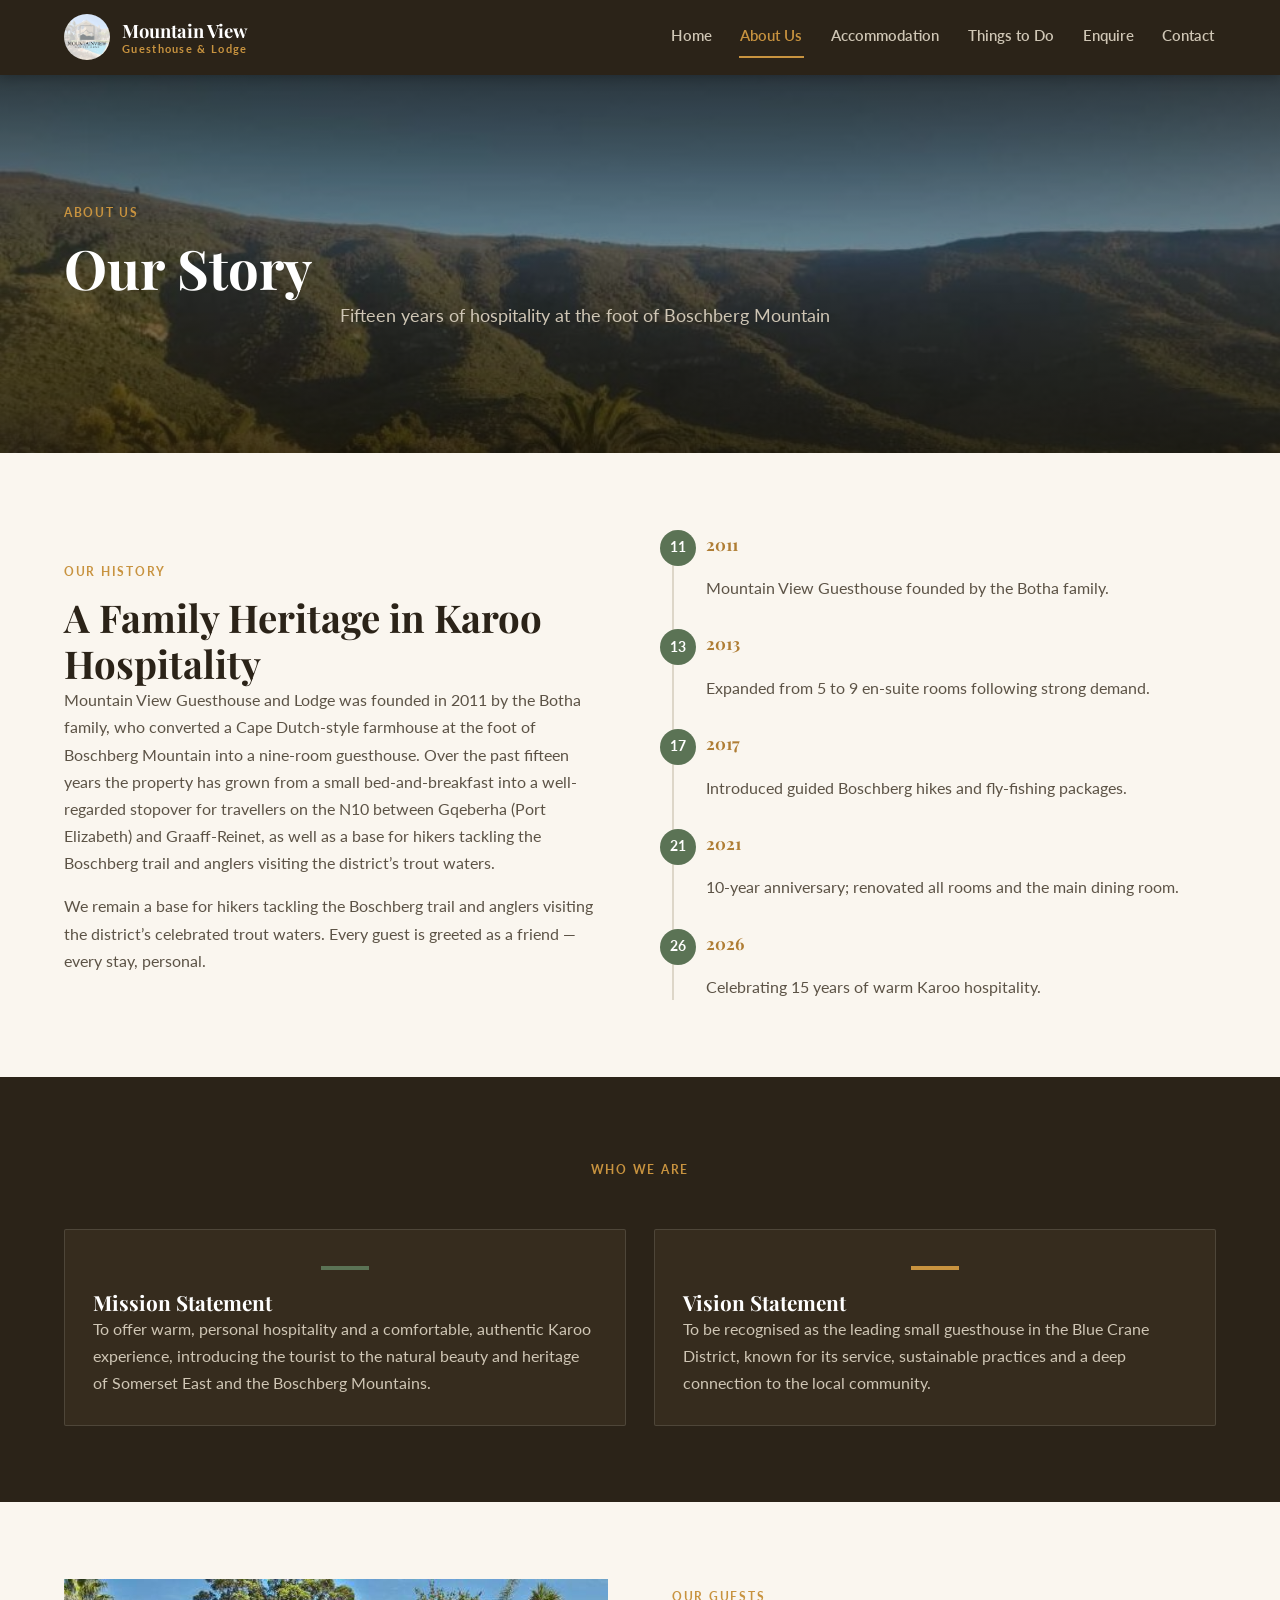
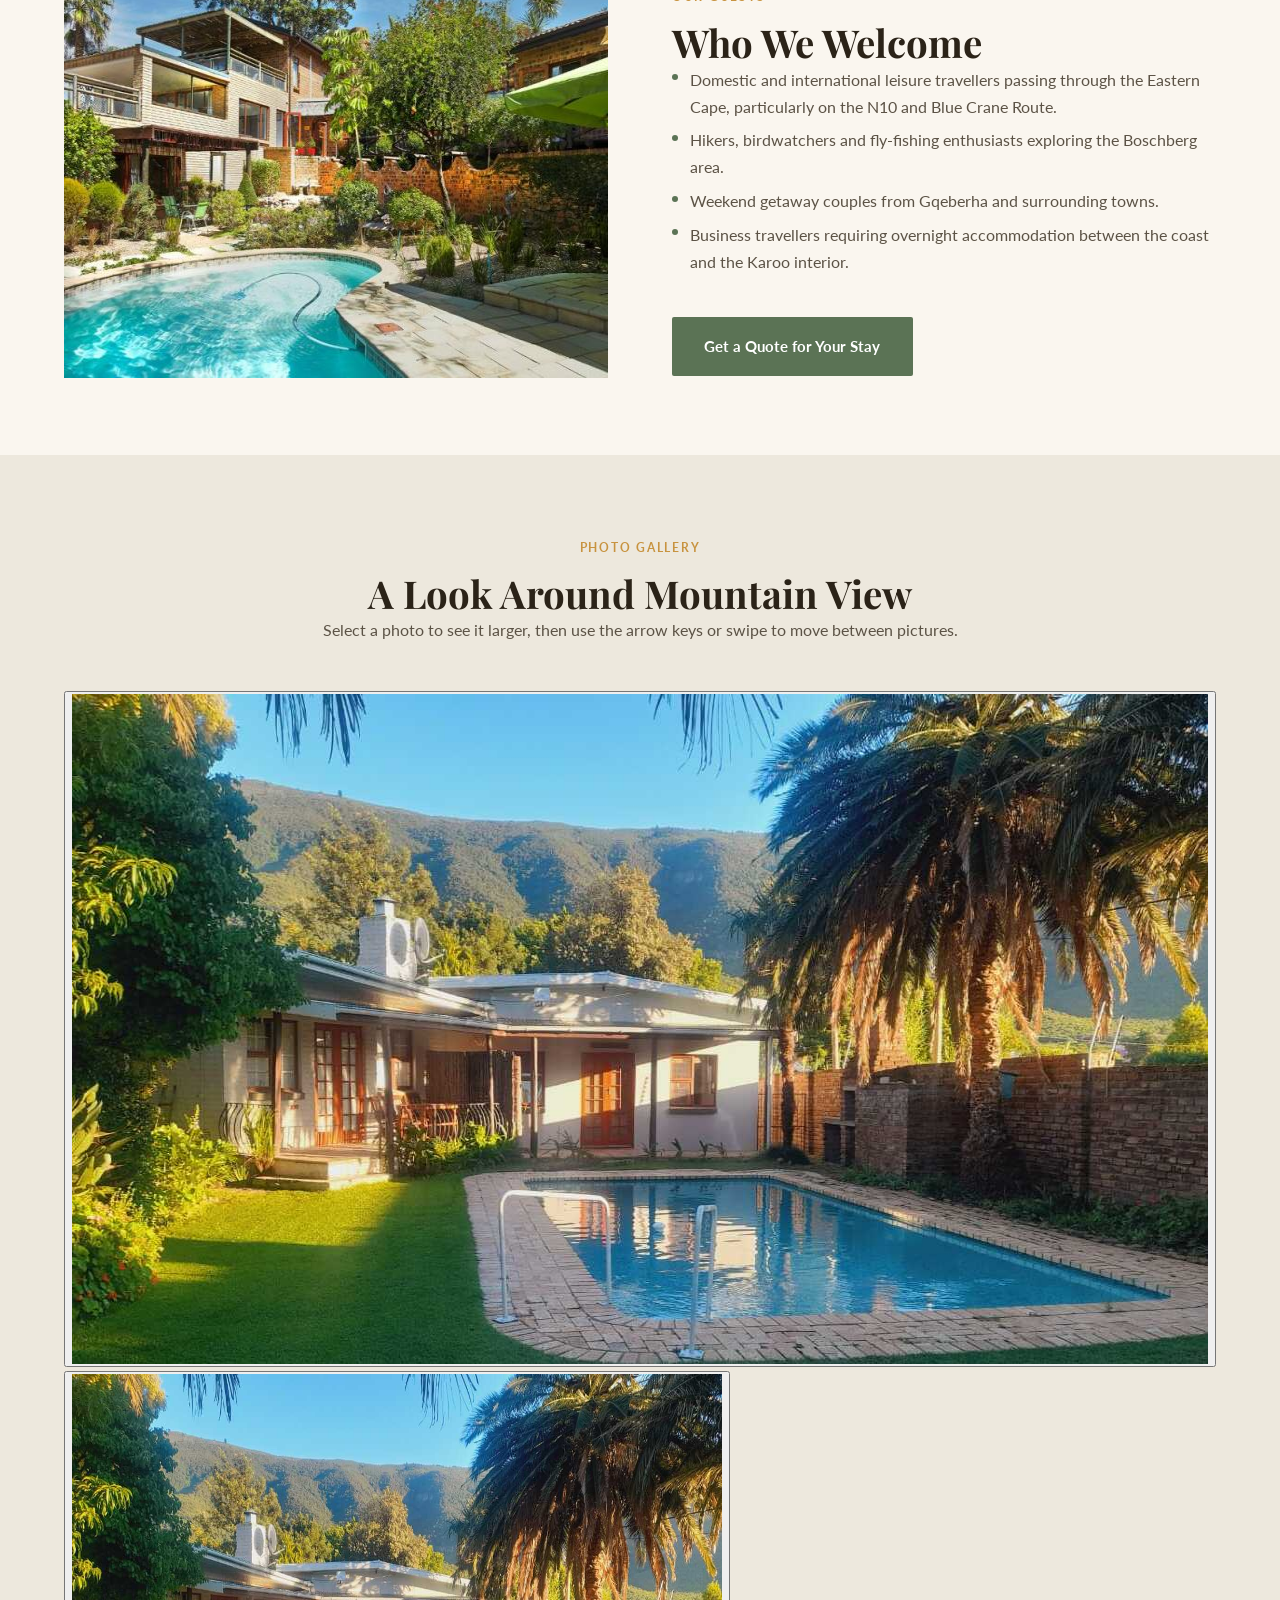
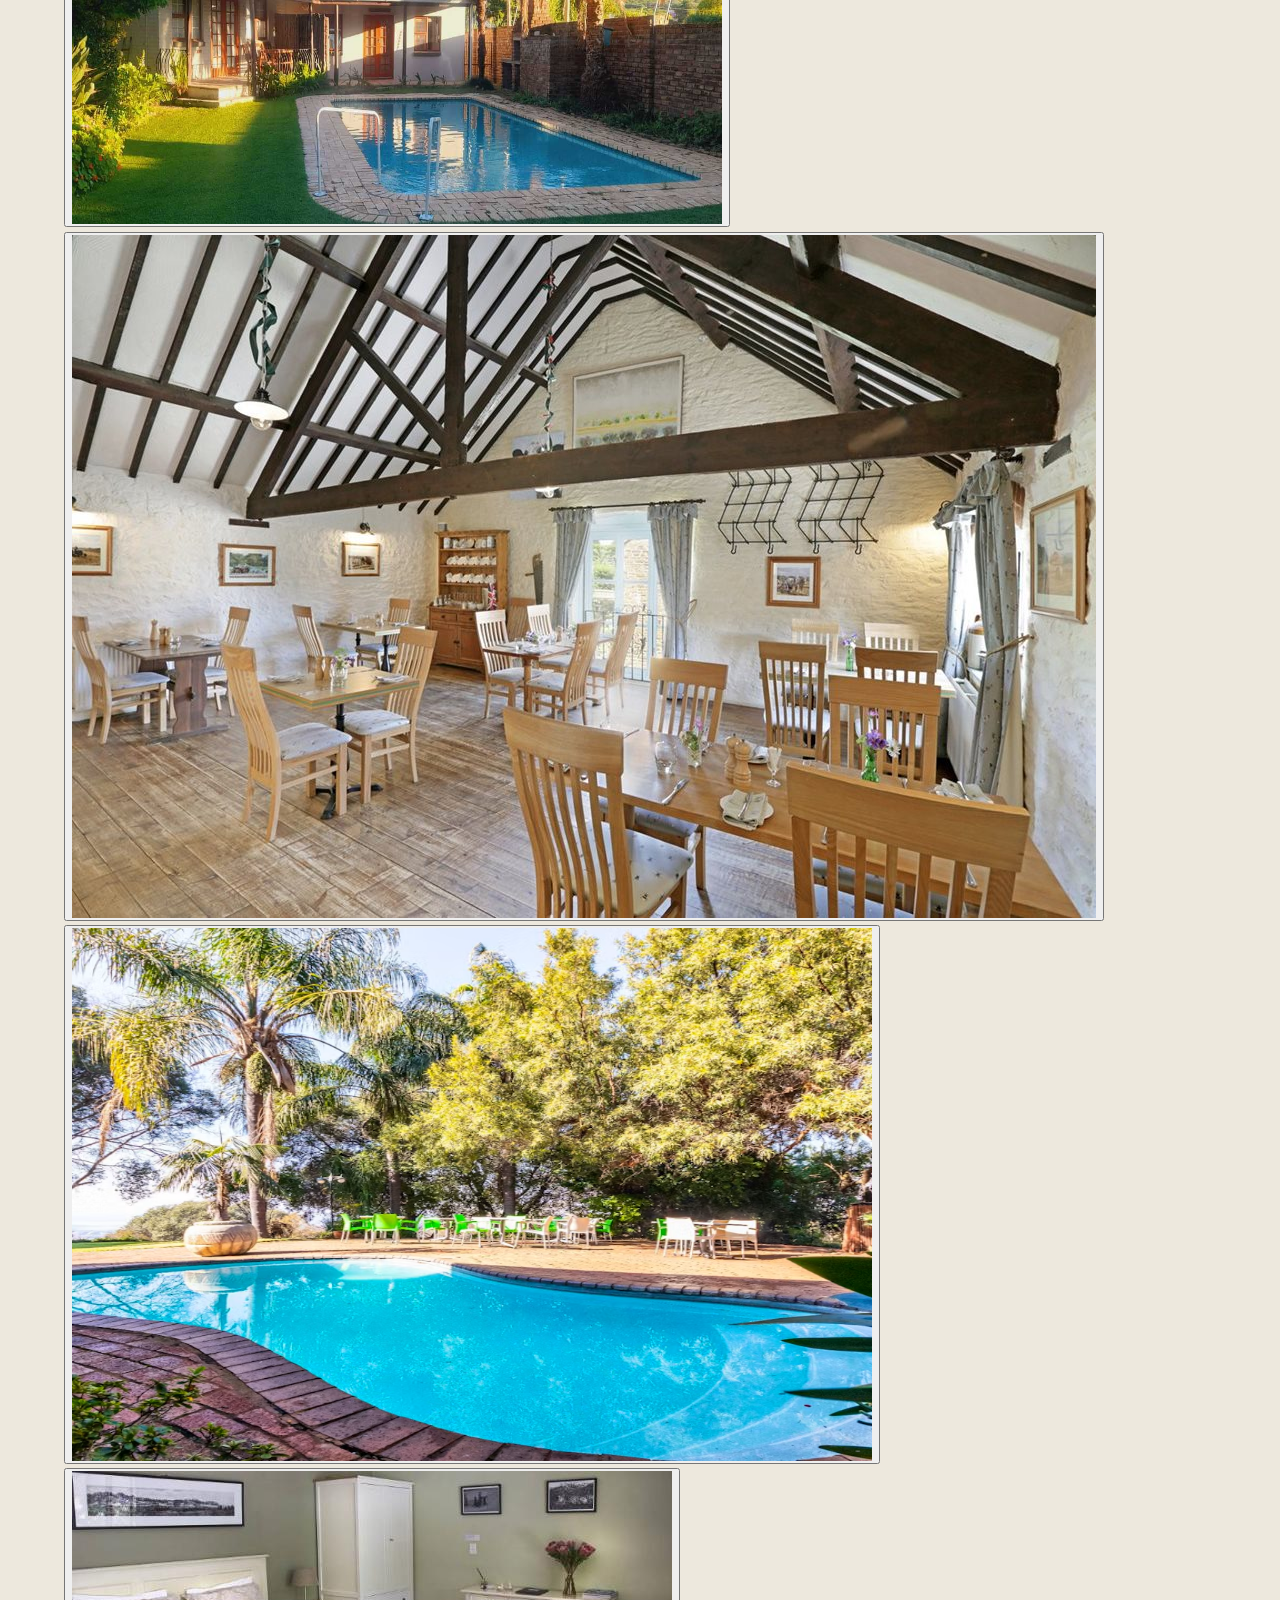
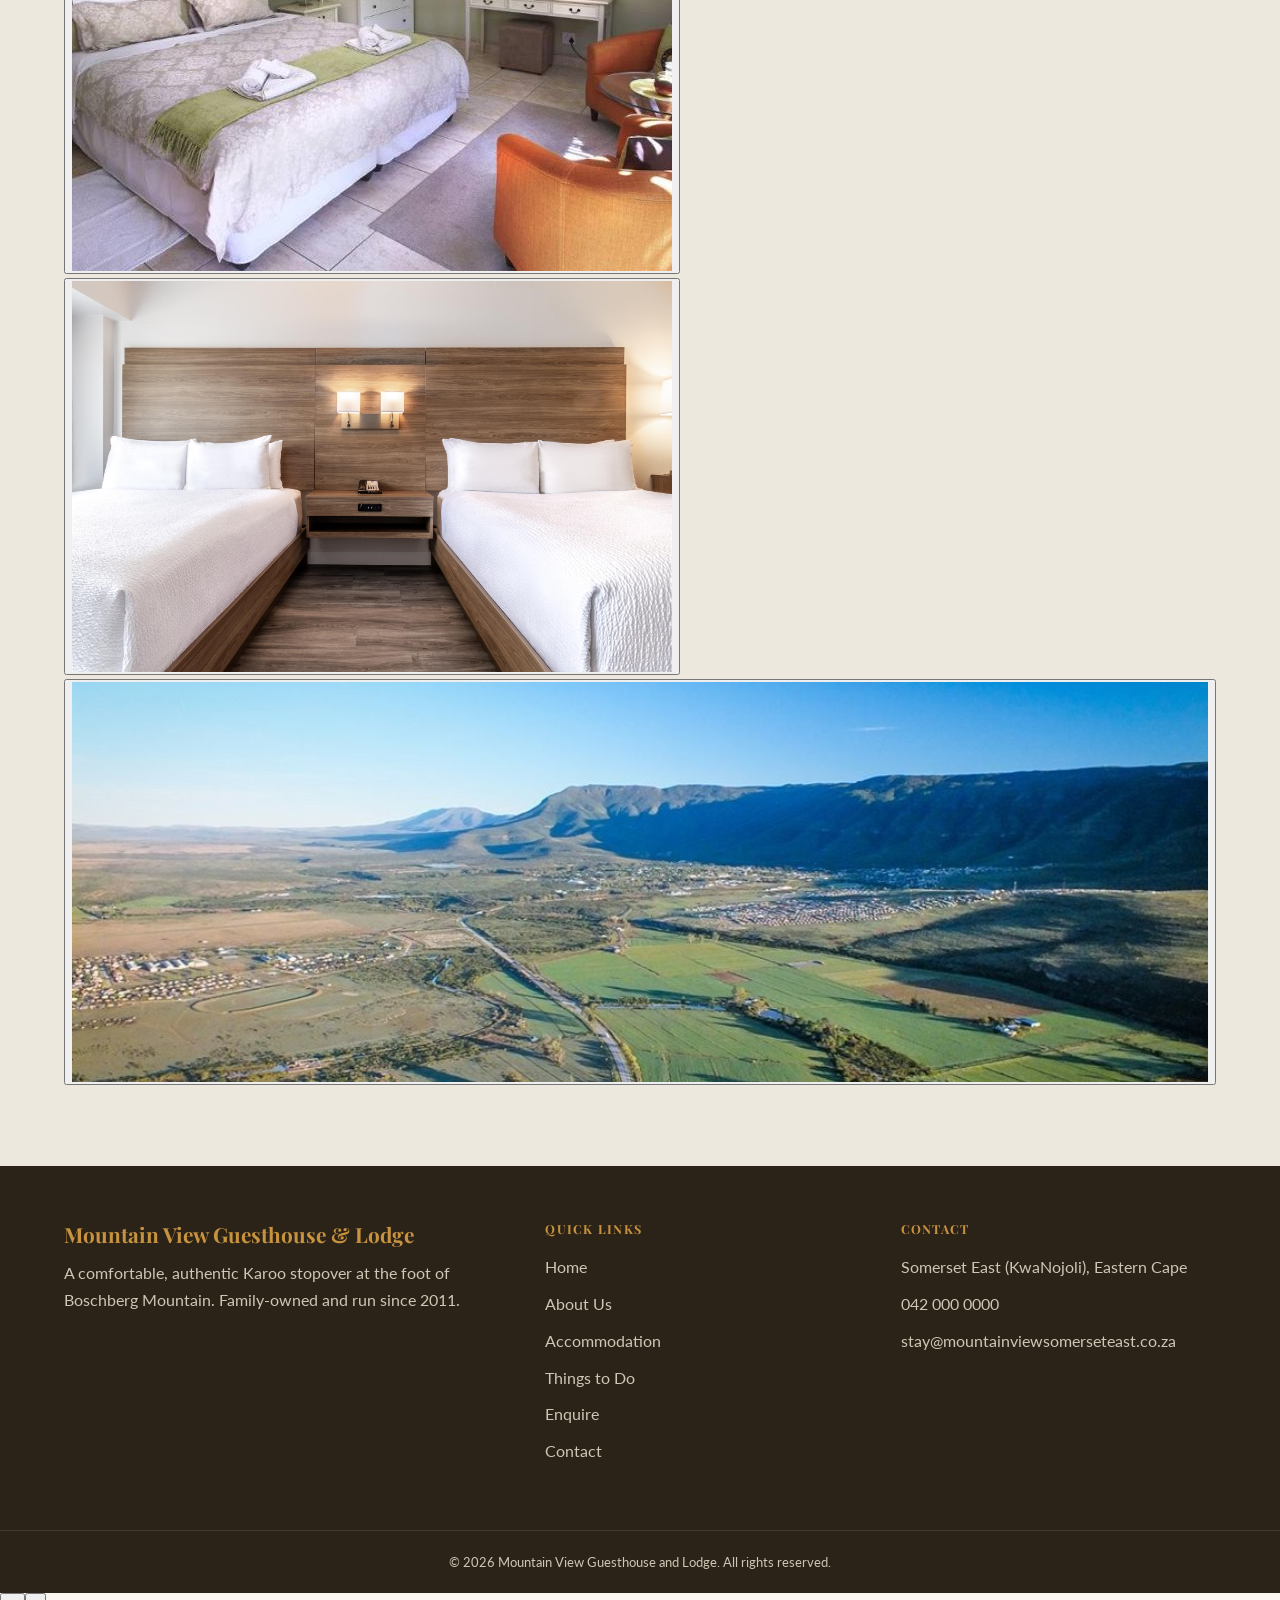
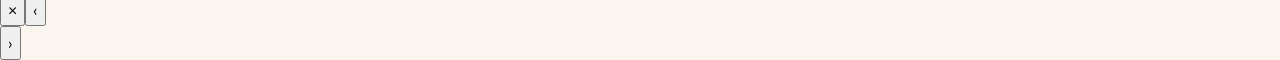
<file: pages/about.html>
<!DOCTYPE html>
<html lang="en">
<head>
  <meta charset="UTF-8">
  <meta name="viewport" content="width=device-width, initial-scale=1.0">
  <title>Our Story | Mountain View Guesthouse, Somerset East</title>
  <meta name="description" content="Meet the Botha family and read the fifteen-year story of Mountain View Guesthouse, a Cape Dutch farmhouse turned nine-room guesthouse in Somerset East.">
  <meta name="keywords" content="Mountain View Guesthouse history, Botha family, Cape Dutch farmhouse, Somerset East guesthouse, Blue Crane Route hospitality">
  <meta name="author" content="Mountain View Guesthouse and Lodge">
  <meta name="theme-color" content="#2b2318">
  <link rel="canonical" href="https://YOUR-SITE.netlify.app/pages/about.html">

  <!-- Open Graph / social sharing preview (off-page SEO) -->
  <meta property="og:type" content="website">
  <meta property="og:site_name" content="Mountain View Guesthouse and Lodge">
  <meta property="og:locale" content="en_ZA">
  <meta property="og:title" content="Our Story | Mountain View Guesthouse, Somerset East">
  <meta property="og:description" content="Meet the Botha family and read the fifteen-year story of Mountain View Guesthouse, a Cape Dutch farmhouse turned nine-room guesthouse in Somerset East.">
  <meta property="og:url" content="https://YOUR-SITE.netlify.app/pages/about.html">
  <meta property="og:image" content="https://YOUR-SITE.netlify.app/assets/images/boschberg-mountain-range-somerset-east.jpg">
  <meta name="twitter:card" content="summary_large_image">

  <link rel="preconnect" href="https://fonts.googleapis.com">
  <link rel="preconnect" href="https://fonts.gstatic.com" crossorigin>
  <link href="https://fonts.googleapis.com/css2?family=Playfair+Display:wght@600;700&family=Lato:wght@400;700;900&display=swap" rel="stylesheet">

  <link rel="icon" href="../assets/images/Mountainview-Guesthouse-Western-Cape.webp" type="image/webp">
  <link rel="stylesheet" href="../assets/css/style.css">
</head>
<body>

  <a class="skip-link" href="#main-content">Skip to main content</a>

  <!-- ===================== SITE HEADER / PRIMARY NAVIGATION ===================== -->
  <header class="site-header">
    <div class="header-inner">
      <a class="brand" href="../index.html">
        <img src="../assets/images/Mountainview-Guesthouse-Western-Cape.webp" alt="Mountain View Guesthouse and Lodge logo" width="46" height="46">
        <span class="brand-text">Mountain View<small>Guesthouse &amp; Lodge</small></span>
      </a>

      <button type="button" class="nav-toggle" aria-expanded="false" aria-controls="primary-navigation" aria-label="Toggle navigation menu">☰</button>

      <nav class="main-nav" id="primary-navigation" aria-label="Primary">
        <ul>
          <li><a href="../index.html">Home</a></li>
          <li><a href="about.html" aria-current="page">About Us</a></li>
          <li><a href="accommodation.html">Accommodation</a></li>
          <li><a href="things-to-do.html">Things to Do</a></li>
          <li><a href="enquiry.html">Enquire</a></li>
          <li><a href="contact.html">Contact</a></li>
        </ul>
      </nav>
    </div>
  </header>

  <main id="main-content">

    <!-- ===================== PAGE HERO ===================== -->
    <section class="hero hero-page" aria-label="About us introduction">
      <div class="hero-media">
        <img width="1024" height="657"
          src="../assets/images/0000000000000000000mou-1-cropped-1024x657.jpg"
          alt="Green Boschberg mountain range behind Somerset East" fetchpriority="high">
      </div>
      <div class="hero-content">
        <p class="eyebrow">About Us</p>
        <h1>Our Story</h1>
        <p class="lede">Fifteen years of hospitality at the foot of Boschberg Mountain</p>
      </div>
    </section>

    <!-- ===================== HISTORY + TIMELINE ===================== -->
    <section class="section">
      <div class="container split">
        <div>
          <p class="eyebrow">Our History</p>
          <h2>A Family Heritage in Karoo Hospitality</h2>
          <p>Mountain View Guesthouse and Lodge was founded in 2011 by the Botha family, who converted a Cape Dutch-style farmhouse at the foot of Boschberg Mountain into a nine-room guesthouse. Over the past fifteen years the property has grown from a small bed-and-breakfast into a well-regarded stopover for travellers on the N10 between Gqeberha (Port Elizabeth) and Graaff-Reinet, as well as a base for hikers tackling the Boschberg trail and anglers visiting the district&rsquo;s trout waters.</p>
          <p>We remain a base for hikers tackling the Boschberg trail and anglers visiting the district&rsquo;s celebrated trout waters. Every guest is greeted as a friend &mdash; every stay, personal.</p>
        </div>

        <ol class="timeline">
          <li class="timeline-item">
            <span class="timeline-dot" aria-hidden="true">11</span>
            <p class="timeline-year">2011</p>
            <p>Mountain View Guesthouse founded by the Botha family.</p>
          </li>
          <li class="timeline-item">
            <span class="timeline-dot" aria-hidden="true">13</span>
            <p class="timeline-year">2013</p>
            <p>Expanded from 5 to 9 en-suite rooms following strong demand.</p>
          </li>
          <li class="timeline-item">
            <span class="timeline-dot" aria-hidden="true">17</span>
            <p class="timeline-year">2017</p>
            <p>Introduced guided Boschberg hikes and fly-fishing packages.</p>
          </li>
          <li class="timeline-item">
            <span class="timeline-dot" aria-hidden="true">21</span>
            <p class="timeline-year">2021</p>
            <p>10-year anniversary; renovated all rooms and the main dining room.</p>
          </li>
          <li class="timeline-item">
            <span class="timeline-dot" aria-hidden="true">26</span>
            <p class="timeline-year">2026</p>
            <p>Celebrating 15 years of warm Karoo hospitality.</p>
          </li>
        </ol>
      </div>
    </section>

    <!-- ===================== MISSION & VISION ===================== -->
    <section class="section section-dark">
      <div class="container">
        <div class="section-heading">
          <p class="eyebrow">Who We Are</p>
        </div>

        <div class="grid grid-2">
          <div class="card" style="background-color: var(--color-dark-alt); border-color: rgba(255,255,255,0.12);">
            <hr style="width:3rem; border:2px solid var(--color-green); margin-bottom:1.25rem;">
            <h3>Mission Statement</h3>
            <p>To offer warm, personal hospitality and a comfortable, authentic Karoo experience, introducing the tourist to the natural beauty and heritage of Somerset East and the Boschberg Mountains.</p>
          </div>

          <div class="card" style="background-color: var(--color-dark-alt); border-color: rgba(255,255,255,0.12);">
            <hr style="width:3rem; border:2px solid var(--color-gold); margin-bottom:1.25rem;">
            <h3>Vision Statement</h3>
            <p>To be recognised as the leading small guesthouse in the Blue Crane District, known for its service, sustainable practices and a deep connection to the local community.</p>
          </div>
        </div>
      </div>
    </section>

    <!-- ===================== WHO WE WELCOME ===================== -->
    <section class="section">
      <div class="container split">
        <div class="media-frame">
          <img width="600" height="399"
            src="../assets/images/hottentots-mountain-view-guest-house.jpg" 
            alt="Swimming pool and terraced garden at the guesthouse" loading="lazy">
        </div>

        <div>
          <p class="eyebrow">Our Guests</p>
          <h2>Who We Welcome</h2>
          <ul class="amenities-list" style="columns:1;">
            <li>Domestic and international leisure travellers passing through the Eastern Cape, particularly on the N10 and Blue Crane Route.</li>
            <li>Hikers, birdwatchers and fly-fishing enthusiasts exploring the Boschberg area.</li>
            <li>Weekend getaway couples from Gqeberha and surrounding towns.</li>
            <li>Business travellers requiring overnight accommodation between the coast and the Karoo interior.</li>
          </ul>
          <a class="btn btn-green mt-1" href="enquiry.html">Get a Quote for Your Stay</a>
        </div>
      </div>
    </section>

    <!-- ===================== PHOTO GALLERY + LIGHTBOX =====================
         Each thumbnail is a real <button> so it works with keyboard and screen readers.
         script.js builds the lightbox (initLightbox) from the data-lightbox / data-full /
         data-caption attributes. -->
    <section class="section section-alt" aria-labelledby="gallery-heading">
      <div class="container">
        <div class="section-heading">
          <p class="eyebrow">Photo Gallery</p>
          <h2 id="gallery-heading">A Look Around Mountain View</h2>
          <p>Select a photo to see it larger, then use the arrow keys or swipe to move between pictures.</p>
        </div>
        <ul class="gallery-grid">
          <li>
            <button type="button" class="gallery-item" data-lightbox="gallery" data-full="../assets/images/guesthouse-pool-and-garden.jpg" data-caption="Swimming pool and lawn in front of the guesthouse">
              <img src="../assets/images/0000000000000000000mou2-cropped.jpg" width="1219" height="670" alt="Swimming pool and lawn in front of the guesthouse" loading="lazy">
            </button>
          </li>
          <li>
            <button type="button" class="gallery-item" data-lightbox="gallery" data-full="../assets/images/cape-dutch-guesthouse-frontage.jpg" data-caption="Gravel courtyard and green-roofed guesthouse building under shade trees">
              <img src="../assets/images/0000000000000000000mou2-cropped.jpg" width="650" height="450" alt="Gravel courtyard and green-roofed guesthouse building under shade trees" loading="lazy">
            </button>
          </li>
          <li>
            <button type="button" class="gallery-item" data-lightbox="gallery" data-full="../assets/images/dining-room-timber-beams.jpg" data-caption="Dining room with exposed timber roof beams">
              <img src="../assets/images/20180606-Restaurant-14.jpg" width="1024" height="683" alt="Dining room with exposed timber roof beams" loading="lazy">
            </button>
          </li>
          <li>
            <button type="button" class="gallery-item" data-lightbox="gallery" data-full="../assets/images/garden-braai-area.avif" data-caption="Garden braai area with picnic tables and mountain views">
              <img src="../assets/images/SE.avif" width="800" height="533" alt="Garden braai area with picnic tables and mountain views" loading="lazy">
            </button>
          </li>
          <li>
            <button type="button" class="gallery-item" data-lightbox="gallery" data-full="../assets/images/guest-room-orange-armchairs.jpg" data-caption="Guest room with a king bed and orange armchairs">
              <img src="../assets/images/hottentots-mountain-view-guest-house (1).jpg" width="600" height="400" alt="Guest room with a king bed and orange armchairs" loading="lazy">
            </button>
          </li>
          <li>
            <button type="button" class="gallery-item" data-lightbox="gallery" data-full="../assets/images/twin-room-garden-doors.jpg" data-caption="Twin room with glass doors opening onto the garden">
              <img src="../assets/images/Two-Queen-Accessible--3-.jpg" width="600" height="391" alt="Twin room with glass doors opening onto the garden" loading="lazy">
            </button>
          </li>
          <li>
            <button type="button" class="gallery-item" data-lightbox="gallery" data-full="../assets/images/blue-crane-route-valley.jpg" data-caption="Green farming valley of the Blue Crane Route seen from above">
              <img src="../assets/images/companyImage1.jpg" width="1140" height="400" alt="Green farming valley of the Blue Crane Route seen from above" loading="lazy">
            </button>
          </li>
        </ul>
      </div>
    </section>

  </main>

  <!-- ===================== SITE FOOTER ===================== -->
  <footer class="site-footer">
    <div class="container footer-inner">
      <div>
        <h2>Mountain View Guesthouse &amp; Lodge</h2>
        <p>A comfortable, authentic Karoo stopover at the foot of Boschberg Mountain. Family-owned and run since 2011.</p>
      </div>

      <div>
        <h3>Quick Links</h3>
        <ul>
          <li><a href="../index.html">Home</a></li>
          <li><a href="about.html">About Us</a></li>
          <li><a href="accommodation.html">Accommodation</a></li>
          <li><a href="things-to-do.html">Things to Do</a></li>
          <li><a href="enquiry.html">Enquire</a></li>
          <li><a href="contact.html">Contact</a></li>
        </ul>
      </div>

      <div>
        <h3>Contact</h3>
        <address style="font-style:normal;">
          <ul>
            <li>Somerset East (KwaNojoli), Eastern Cape</li>
            <li><a href="tel:0420000000">042 000 0000</a></li>
            <li><a href="mailto:stay@mountainviewsomerseteast.co.za">stay@mountainviewsomerseteast.co.za</a></li>
          </ul>
        </address>
      </div>
    </div>

    <p class="footer-bottom">&copy; 2026 Mountain View Guesthouse and Lodge. All rights reserved.</p>
  </footer>

  <script src="../assets/js/script.js"></script>
</body>
</html>
</file>
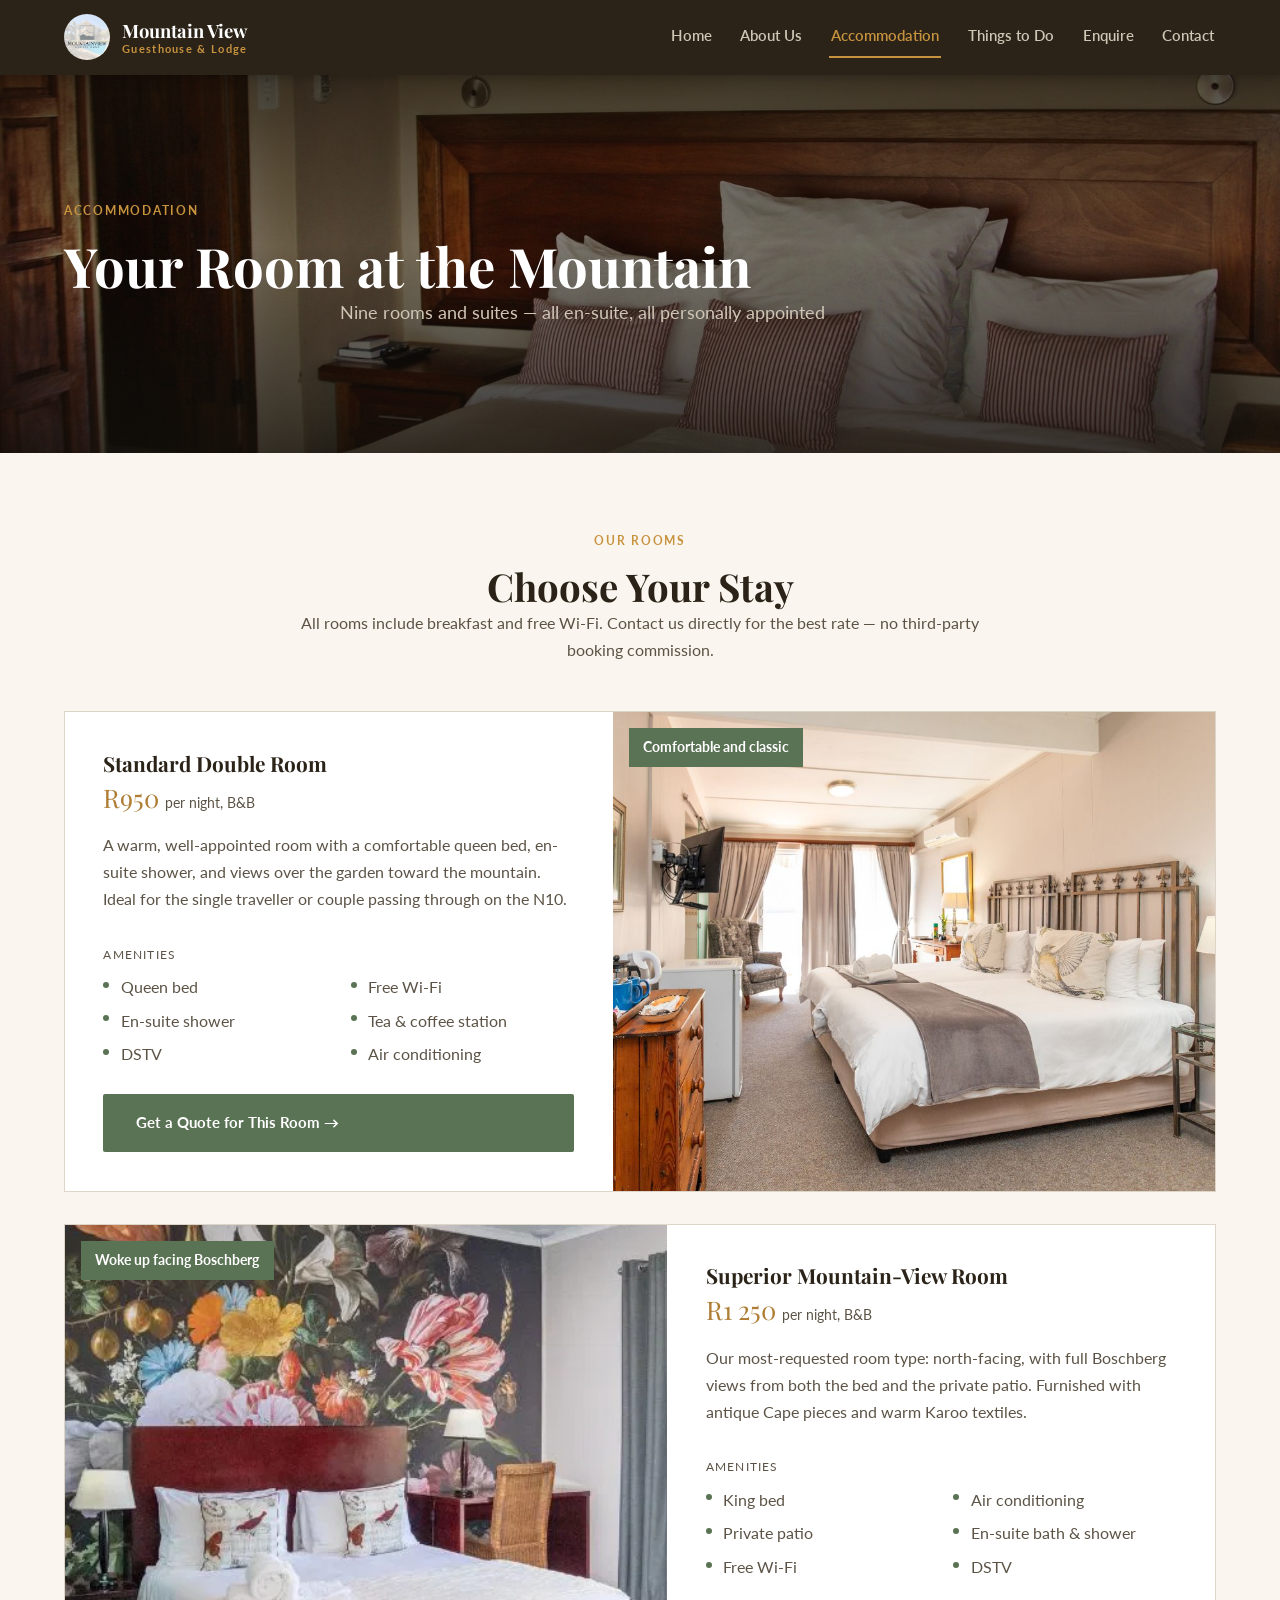
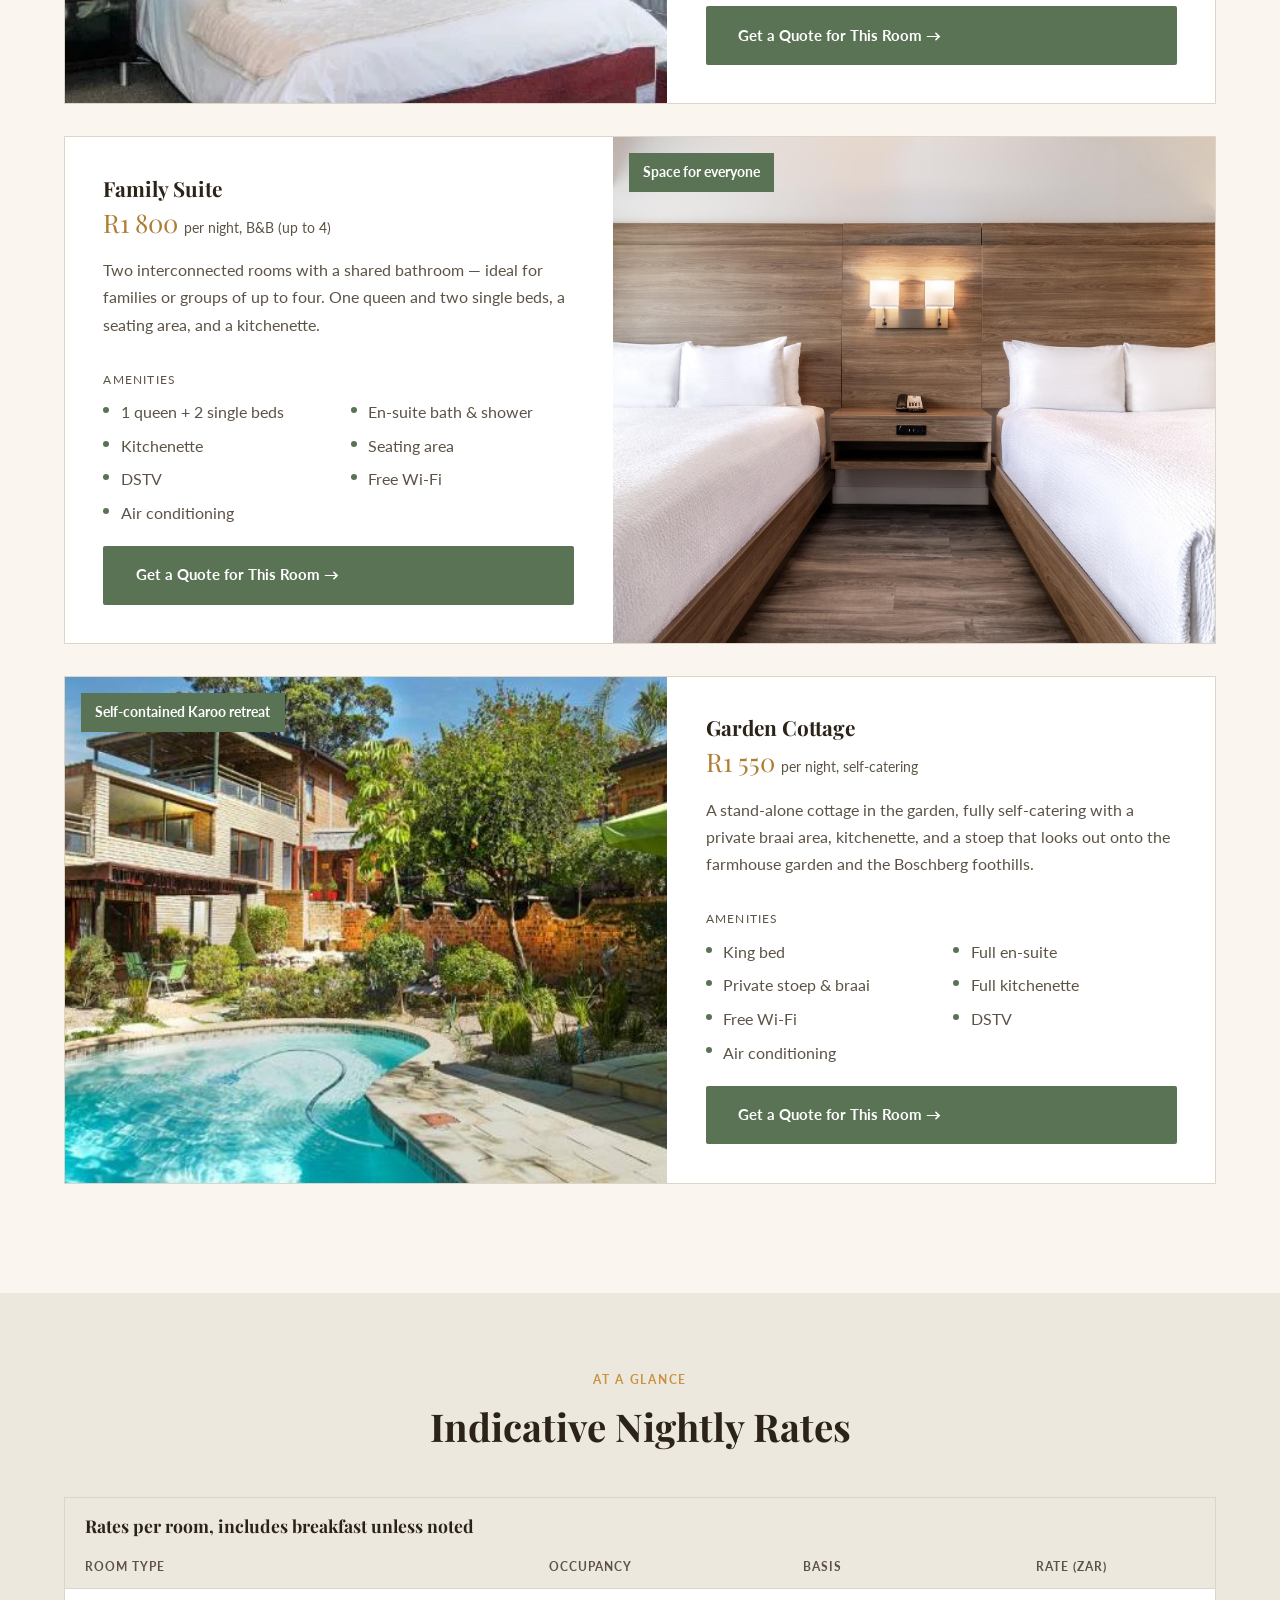
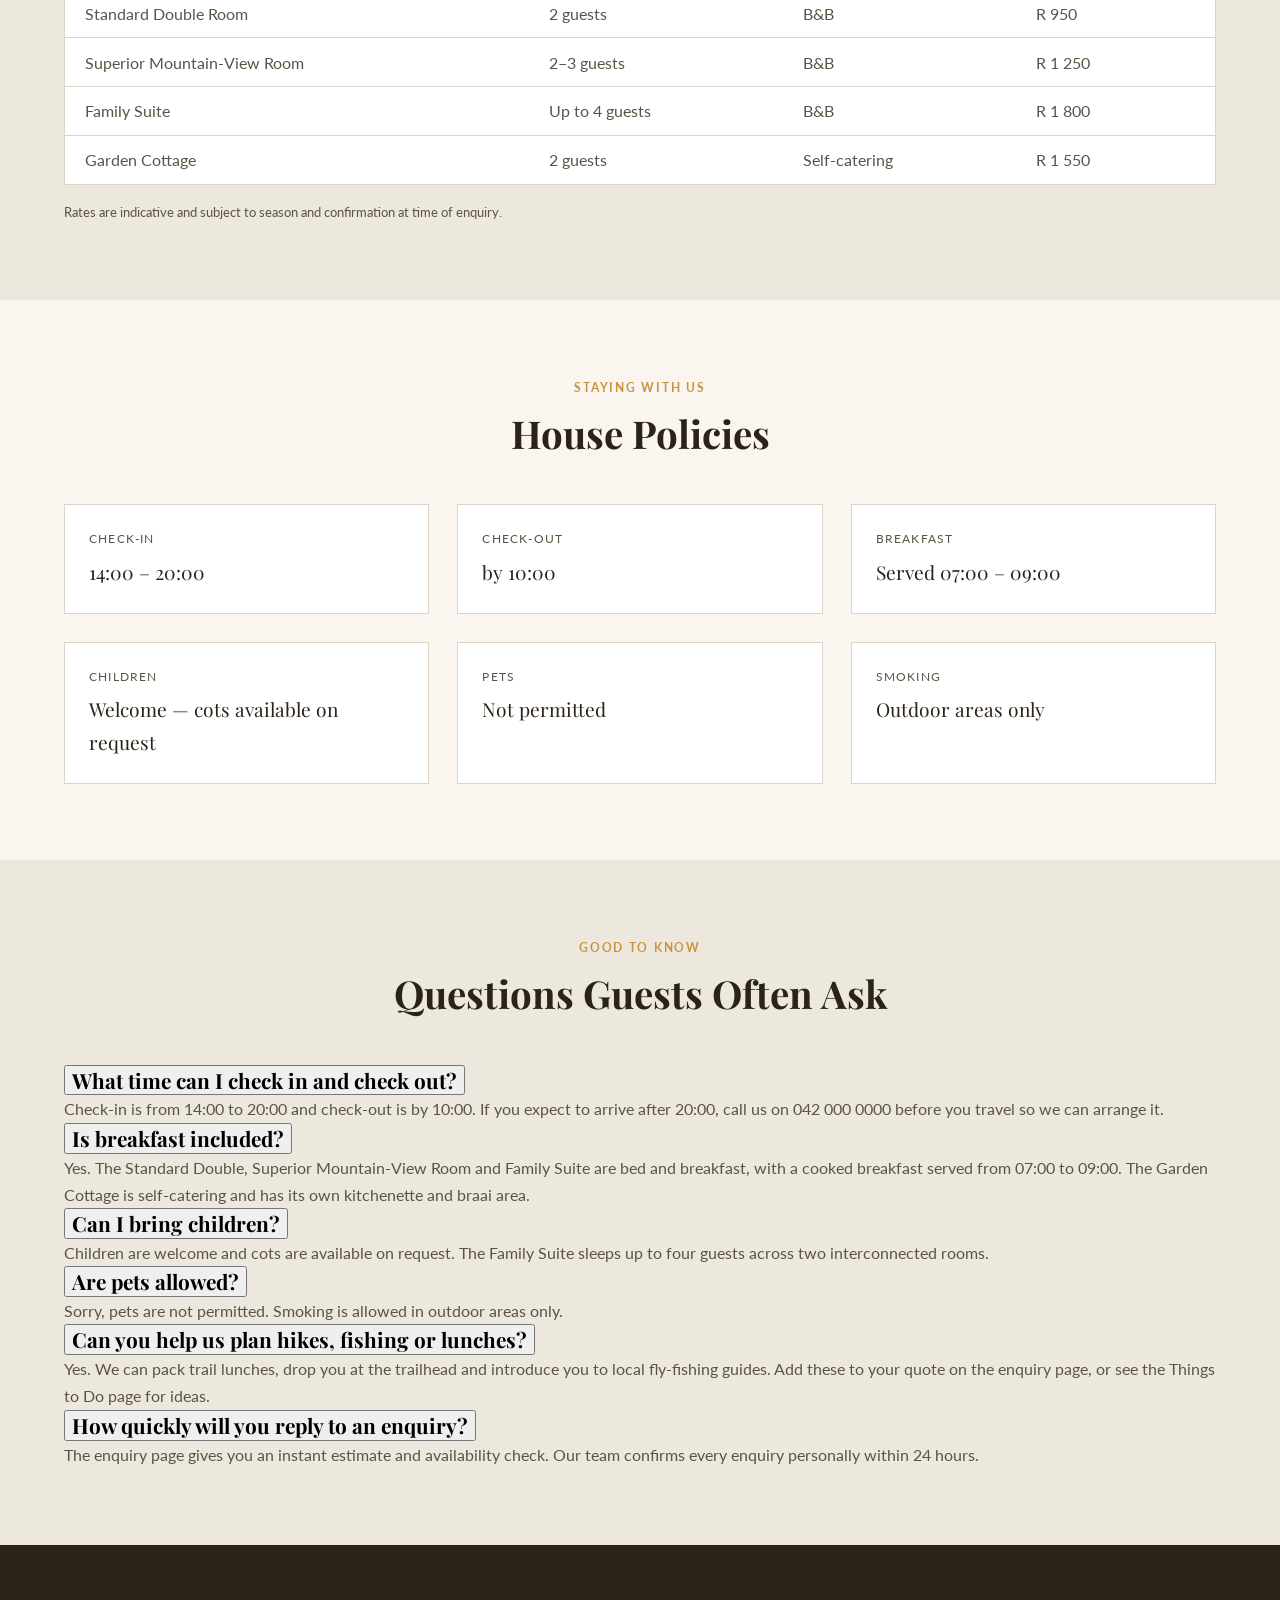
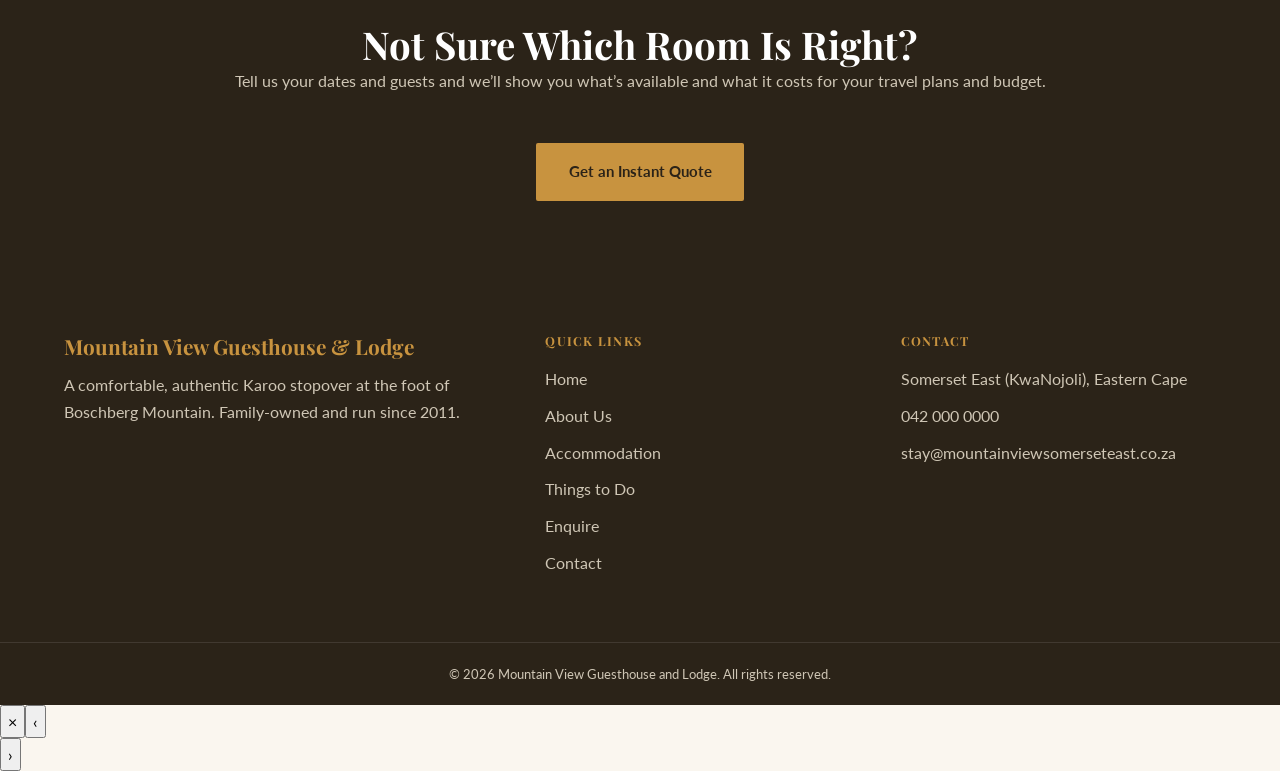
<file: pages/accommodation.html>
<!DOCT<!DOCTYPE html>
<html lang="en">
<head>
  <meta charset="UTF-8">
  <meta name="viewport" content="width=device-width, initial-scale=1.0">
  <title>Rooms &amp; Rates | Mountain View Guesthouse, Somerset East</title>
  <meta name="description" content="Compare four room types from R950 a night, see photos, rates and house policies, then ask for an instant quote for your Somerset East stay.">
  <meta name="keywords" content="Somerset East accommodation, guesthouse rooms and rates, family suite Eastern Cape, garden cottage self-catering, B&amp;B Boschberg">
  <meta name="author" content="Mountain View Guesthouse and Lodge">
  <meta name="theme-color" content="#2b2318">
  <link rel="canonical" href="https://YOUR-SITE.netlify.app/pages/accommodation.html">

  <!-- Open Graph / social sharing preview (off-page SEO) -->
  <meta property="og:type" content="website">
  <meta property="og:site_name" content="Mountain View Guesthouse and Lodge">
  <meta property="og:locale" content="en_ZA">
  <meta property="og:title" content="Rooms &amp; Rates | Mountain View Guesthouse, Somerset East">
  <meta property="og:description" content="Compare four room types from R950 a night, see photos, rates and house policies, then ask for an instant quote for your Somerset East stay.">
  <meta property="og:url" content="https://YOUR-SITE.netlify.app/pages/accommodation.html">
  <meta property="og:image" content="https://YOUR-SITE.netlify.app/assets/images/boschberg-mountain-range-somerset-east.jpg">
  <meta name="twitter:card" content="summary_large_image">

  <link rel="preconnect" href="https://fonts.googleapis.com">
  <link rel="preconnect" href="https://fonts.gstatic.com" crossorigin>
  <link href="https://fonts.googleapis.com/css2?family=Playfair+Display:wght@600;700&family=Lato:wght@400;700;900&display=swap" rel="stylesheet">

  <link rel="icon" href="../assets/images/mountain-view-logo.webp" type="image/webp">
  <link rel="stylesheet" href="../assets/css/style.css">
</head>
<body>

  <a class="skip-link" href="#main-content">Skip to main content</a>

  <!-- ===================== SITE HEADER / PRIMARY NAVIGATION ===================== -->
  <header class="site-header">
    <div class="header-inner">
      <a class="brand" href="../index.html">
        <img src="../assets/images/Mountainview-Guesthouse-Western-Cape.webp" alt="Mountain View Guesthouse and Lodge logo" width="46" height="46">
        <span class="brand-text">Mountain View<small>Guesthouse &amp; Lodge</small></span>
      </a>

      <button type="button" class="nav-toggle" aria-expanded="false" aria-controls="primary-navigation" aria-label="Toggle navigation menu">☰</button>

      <nav class="main-nav" id="primary-navigation" aria-label="Primary">
        <ul>
          <li><a href="../index.html">Home</a></li>
          <li><a href="about.html">About Us</a></li>
          <li><a href="accommodation.html" aria-current="page">Accommodation</a></li>
          <li><a href="things-to-do.html">Things to Do</a></li>
          <li><a href="enquiry.html">Enquire</a></li>
          <li><a href="contact.html">Contact</a></li>
        </ul>
      </nav>
    </div>
  </header>

  <main id="main-content">

    <!-- ===================== PAGE HERO ===================== -->
    <section class="hero hero-page" aria-label="Accommodation introduction">
      <div class="hero-media">
        <img width="1800" height="1000"
          src="../assets/images/executive-room-king-size.jpg"
          alt="A warmly lit guest bedroom with a dark wooden headboard" fetchpriority="high">
      </div>
      <div class="hero-content">
        <p class="eyebrow">Accommodation</p>
        <h1>Your Room at the Mountain</h1>
        <p class="lede">Nine rooms and suites &mdash; all en-suite, all personally appointed</p>
      </div>
    </section>

    <!-- ===================== ROOM LISTING ===================== -->
    <section class="section">
      <div class="container">
        <div class="section-heading">
          <p class="eyebrow">Our Rooms</p>
          <h2>Choose Your Stay</h2>
          <p>All rooms include breakfast and free Wi-Fi. Contact us directly for the best rate &mdash; no third-party booking commission.</p>
        </div>

        <!-- Room 1 -->
        <article class="room">
          <div class="room-media">
            <span class="room-badge">Comfortable and classic</span>
            <button type="button" class="zoom-trigger" data-lightbox="rooms" data-full="../assets/images/standard-double-room.jpg" data-caption="Standard Double Room" aria-label="View a larger photo of the Standard Double Room">
              <img width="940" height="788" src="../assets/images/10.jpg" alt="Standard Double Room with a neutral-toned queen bed and mounted TV" loading="lazy">
            </button>
          </div>
          <div class="room-body">
            <h3>Standard Double Room</h3>
            <p class="room-price">R950 <span>per night, B&amp;B</span></p>
            <p>A warm, well-appointed room with a comfortable queen bed, en-suite shower, and views over the garden toward the mountain. Ideal for the single traveller or couple passing through on the N10.</p>
            <p class="amenities-label">Amenities</p>
            <ul class="amenities-list">
              <li>Queen bed</li>
              <li>En-suite shower</li>
              <li>DSTV</li>
              <li>Free Wi-Fi</li>
              <li>Tea &amp; coffee station</li>
              <li>Air conditioning</li>
            </ul>
            <a class="btn btn-green" href="enquiry.html?room=standard">Get a Quote for This Room &rarr;</a>
          </div>
        </article>

        <!-- Room 2 -->
        <article class="room">
          <div class="room-media">
            <span class="room-badge">Woke up facing Boschberg</span>
            <button type="button" class="zoom-trigger" data-lightbox="rooms" data-full="../assets/images/superior-mountain-view-room.webp" data-caption="Superior Mountain-View Room" aria-label="View a larger photo of the Superior Mountain-View Room">
              <img width="940" height="376" src="../assets/images/16b85e662.webp" alt="Superior Mountain-View Room with a king bed, red headboard and floral wall mural" loading="lazy">
            </button>
          </div>
          <div class="room-body">
            <h3>Superior Mountain-View Room</h3>
            <p class="room-price">R1 250 <span>per night, B&amp;B</span></p>
            <p>Our most-requested room type: north-facing, with full Boschberg views from both the bed and the private patio. Furnished with antique Cape pieces and warm Karoo textiles.</p>
            <p class="amenities-label">Amenities</p>
            <ul class="amenities-list">
              <li>King bed</li>
              <li>Private patio</li>
              <li>Free Wi-Fi</li>
              <li>Air conditioning</li>
              <li>En-suite bath &amp; shower</li>
              <li>DSTV</li>
            </ul>
            <a class="btn btn-green" href="enquiry.html?room=mountain-view">Get a Quote for This Room &rarr;</a>
          </div>
        </article>

        <!-- Room 3 -->
        <article class="room">
          <div class="room-media">
            <span class="room-badge">Space for everyone</span>
            <button type="button" class="zoom-trigger" data-lightbox="rooms" data-full="../assets/images/family-suite-two-beds.jpg" data-caption="Family Suite" aria-label="View a larger photo of the Family Suite">
              <img width="2025" height="1350" src="../assets/images/Two-Queen-Accessible--3-.jpg" alt="Family Suite bedroom with two beds and a timber headboard" loading="lazy">
            </button>
          </div>
          <div class="room-body">
            <h3>Family Suite</h3>
            <p class="room-price">R1 800 <span>per night, B&amp;B (up to 4)</span></p>
            <p>Two interconnected rooms with a shared bathroom &mdash; ideal for families or groups of up to four. One queen and two single beds, a seating area, and a kitchenette.</p>
            <p class="amenities-label">Amenities</p>
            <ul class="amenities-list">
              <li>1 queen + 2 single beds</li>
              <li>Kitchenette</li>
              <li>DSTV</li>
              <li>Air conditioning</li>
              <li>En-suite bath &amp; shower</li>
              <li>Seating area</li>
              <li>Free Wi-Fi</li>
            </ul>
            <a class="btn btn-green" href="enquiry.html?room=family">Get a Quote for This Room &rarr;</a>
          </div>
        </article>

        <!-- Room 4 -->
        <article class="room">
          <div class="room-media">
            <span class="room-badge">Self-contained Karoo retreat</span>
            <button type="button" class="zoom-trigger" data-lightbox="rooms" data-full="../assets/images/garden-cottage-bedroom.webp" data-caption="Garden Cottage" aria-label="View a larger photo of the Garden Cottage">
              <img width="480" height="384" src="../assets/images/hottentots-mountain-view-guest-house.jpg" alt="Garden Cottage bedroom with a botanical wall mural and yellow bed runner" loading="lazy">
            </button>
          </div>
          <div class="room-body">
            <h3>Garden Cottage</h3>
            <p class="room-price">R1 550 <span>per night, self-catering</span></p>
            <p>A stand-alone cottage in the garden, fully self-catering with a private braai area, kitchenette, and a stoep that looks out onto the farmhouse garden and the Boschberg foothills.</p>
            <p class="amenities-label">Amenities</p>
            <ul class="amenities-list">
              <li>King bed</li>
              <li>Private stoep &amp; braai</li>
              <li>Free Wi-Fi</li>
              <li>Air conditioning</li>
              <li>Full en-suite</li>
              <li>Full kitchenette</li>
              <li>DSTV</li>
            </ul>
            <a class="btn btn-green" href="enquiry.html?room=cottage">Get a Quote for This Room &rarr;</a>
          </div>
        </article>
      </div>
    </section>

    <!-- ===================== RATES TABLE (summary) ===================== -->
    <section class="section section-alt">
      <div class="container">
        <div class="section-heading">
          <p class="eyebrow">At a Glance</p>
          <h2>Indicative Nightly Rates</h2>
        </div>

        <div class="table-wrap">
          <table>
            <caption>Rates per room, includes breakfast unless noted</caption>
            <thead>
              <tr>
                <th scope="col">Room Type</th>
                <th scope="col">Occupancy</th>
                <th scope="col">Basis</th>
                <th scope="col">Rate (ZAR)</th>
              </tr>
            </thead>
            <tbody>
              <tr>
                <td>Standard Double Room</td>
                <td>2 guests</td>
                <td>B&amp;B</td>
                <td>R 950</td>
              </tr>
              <tr>
                <td>Superior Mountain-View Room</td>
                <td>2&ndash;3 guests</td>
                <td>B&amp;B</td>
                <td>R 1 250</td>
              </tr>
              <tr>
                <td>Family Suite</td>
                <td>Up to 4 guests</td>
                <td>B&amp;B</td>
                <td>R 1 800</td>
              </tr>
              <tr>
                <td>Garden Cottage</td>
                <td>2 guests</td>
                <td>Self-catering</td>
                <td>R 1 550</td>
              </tr>
            </tbody>
          </table>
        </div>
        <p class="mt-1"><small>Rates are indicative and subject to season and confirmation at time of enquiry.</small></p>
      </div>
    </section>

    <!-- ===================== HOUSE POLICIES ===================== -->
    <section class="section">
      <div class="container">
        <div class="section-heading">
          <p class="eyebrow">Staying With Us</p>
          <h2>House Policies</h2>
        </div>

        <div class="grid grid-3">
          <div class="policy-card">
            <span class="policy-label">Check-in</span>
            <p>14:00 &ndash; 20:00</p>
          </div>
          <div class="policy-card">
            <span class="policy-label">Check-out</span>
            <p>by 10:00</p>
          </div>
          <div class="policy-card">
            <span class="policy-label">Breakfast</span>
            <p>Served 07:00 &ndash; 09:00</p>
          </div>
          <div class="policy-card">
            <span class="policy-label">Children</span>
            <p>Welcome &mdash; cots available on request</p>
          </div>
          <div class="policy-card">
            <span class="policy-label">Pets</span>
            <p>Not permitted</p>
          </div>
          <div class="policy-card">
            <span class="policy-label">Smoking</span>
            <p>Outdoor areas only</p>
          </div>
        </div>
      </div>
    </section>

    <!-- ===================== FAQ ACCORDION =====================
         Each question is a <button> that expands its answer. script.js (initAccordions) toggles
         aria-expanded and an "is-open" class; the open/close animation is pure CSS. -->
    <section class="section section-alt" aria-labelledby="faq-heading">
      <div class="container">
        <div class="section-heading">
          <p class="eyebrow">Good to Know</p>
          <h2 id="faq-heading">Questions Guests Often Ask</h2>
        </div>
        <div class="accordion" data-accordion>
        <div class="accordion-item">
          <h3 class="accordion-heading">
            <button type="button" class="accordion-trigger" id="faq-1-button" aria-expanded="false" aria-controls="faq-1-panel">
              <span>What time can I check in and check out?</span>
              <span class="accordion-icon" aria-hidden="true"></span>
            </button>
          </h3>
          <div class="accordion-panel" id="faq-1-panel" role="region" aria-labelledby="faq-1-button">
            <div class="accordion-inner"><p>Check-in is from 14:00 to 20:00 and check-out is by 10:00. If you expect to arrive after 20:00, call us on 042 000 0000 before you travel so we can arrange it.</p></div>
          </div>
        </div>

        <div class="accordion-item">
          <h3 class="accordion-heading">
            <button type="button" class="accordion-trigger" id="faq-2-button" aria-expanded="false" aria-controls="faq-2-panel">
              <span>Is breakfast included?</span>
              <span class="accordion-icon" aria-hidden="true"></span>
            </button>
          </h3>
          <div class="accordion-panel" id="faq-2-panel" role="region" aria-labelledby="faq-2-button">
            <div class="accordion-inner"><p>Yes. The Standard Double, Superior Mountain-View Room and Family Suite are bed and breakfast, with a cooked breakfast served from 07:00 to 09:00. The Garden Cottage is self-catering and has its own kitchenette and braai area.</p></div>
          </div>
        </div>

        <div class="accordion-item">
          <h3 class="accordion-heading">
            <button type="button" class="accordion-trigger" id="faq-3-button" aria-expanded="false" aria-controls="faq-3-panel">
              <span>Can I bring children?</span>
              <span class="accordion-icon" aria-hidden="true"></span>
            </button>
          </h3>
          <div class="accordion-panel" id="faq-3-panel" role="region" aria-labelledby="faq-3-button">
            <div class="accordion-inner"><p>Children are welcome and cots are available on request. The Family Suite sleeps up to four guests across two interconnected rooms.</p></div>
          </div>
        </div>

        <div class="accordion-item">
          <h3 class="accordion-heading">
            <button type="button" class="accordion-trigger" id="faq-4-button" aria-expanded="false" aria-controls="faq-4-panel">
              <span>Are pets allowed?</span>
              <span class="accordion-icon" aria-hidden="true"></span>
            </button>
          </h3>
          <div class="accordion-panel" id="faq-4-panel" role="region" aria-labelledby="faq-4-button">
            <div class="accordion-inner"><p>Sorry, pets are not permitted. Smoking is allowed in outdoor areas only.</p></div>
          </div>
        </div>

        <div class="accordion-item">
          <h3 class="accordion-heading">
            <button type="button" class="accordion-trigger" id="faq-5-button" aria-expanded="false" aria-controls="faq-5-panel">
              <span>Can you help us plan hikes, fishing or lunches?</span>
              <span class="accordion-icon" aria-hidden="true"></span>
            </button>
          </h3>
          <div class="accordion-panel" id="faq-5-panel" role="region" aria-labelledby="faq-5-button">
            <div class="accordion-inner"><p>Yes. We can pack trail lunches, drop you at the trailhead and introduce you to local fly-fishing guides. Add these to your quote on the enquiry page, or see the Things to Do page for ideas.</p></div>
          </div>
        </div>

        <div class="accordion-item">
          <h3 class="accordion-heading">
            <button type="button" class="accordion-trigger" id="faq-6-button" aria-expanded="false" aria-controls="faq-6-panel">
              <span>How quickly will you reply to an enquiry?</span>
              <span class="accordion-icon" aria-hidden="true"></span>
            </button>
          </h3>
          <div class="accordion-panel" id="faq-6-panel" role="region" aria-labelledby="faq-6-button">
            <div class="accordion-inner"><p>The enquiry page gives you an instant estimate and availability check. Our team confirms every enquiry personally within 24 hours.</p></div>
          </div>
        </div>
        </div>
      </div>
    </section>

    <!-- ===================== CALL TO ACTION ===================== -->
    <section class="section section-dark text-center">
      <div class="container">
        <h2>Not Sure Which Room Is Right?</h2>
        <p>Tell us your dates and guests and we&rsquo;ll show you what&rsquo;s available and what it costs for your travel plans and budget.</p>
        <a class="btn btn-gold mt-2" href="enquiry.html">Get an Instant Quote</a>
      </div>
    </section>

  </main>

  <!-- ===================== SITE FOOTER ===================== -->
  <footer class="site-footer">
    <div class="container footer-inner">
      <div>
        <h2>Mountain View Guesthouse &amp; Lodge</h2>
        <p>A comfortable, authentic Karoo stopover at the foot of Boschberg Mountain. Family-owned and run since 2011.</p>
      </div>

      <div>
        <h3>Quick Links</h3>
        <ul>
          <li><a href="../index.html">Home</a></li>
          <li><a href="about.html">About Us</a></li>
          <li><a href="accommodation.html">Accommodation</a></li>
          <li><a href="things-to-do.html">Things to Do</a></li>
          <li><a href="enquiry.html">Enquire</a></li>
          <li><a href="contact.html">Contact</a></li>
        </ul>
      </div>

      <div>
        <h3>Contact</h3>
        <address style="font-style:normal;">
          <ul>
            <li>Somerset East (KwaNojoli), Eastern Cape</li>
            <li><a href="tel:0420000000">042 000 0000</a></li>
            <li><a href="mailto:stay@mountainviewsomerseteast.co.za">stay@mountainviewsomerseteast.co.za</a></li>
          </ul>
        </address>
      </div>
    </div>

    <p class="footer-bottom">&copy; 2026 Mountain View Guesthouse and Lodge. All rights reserved.</p>
  </footer>

  <script src="../assets/js/script.js"></script>
</body>
</html>
</file>
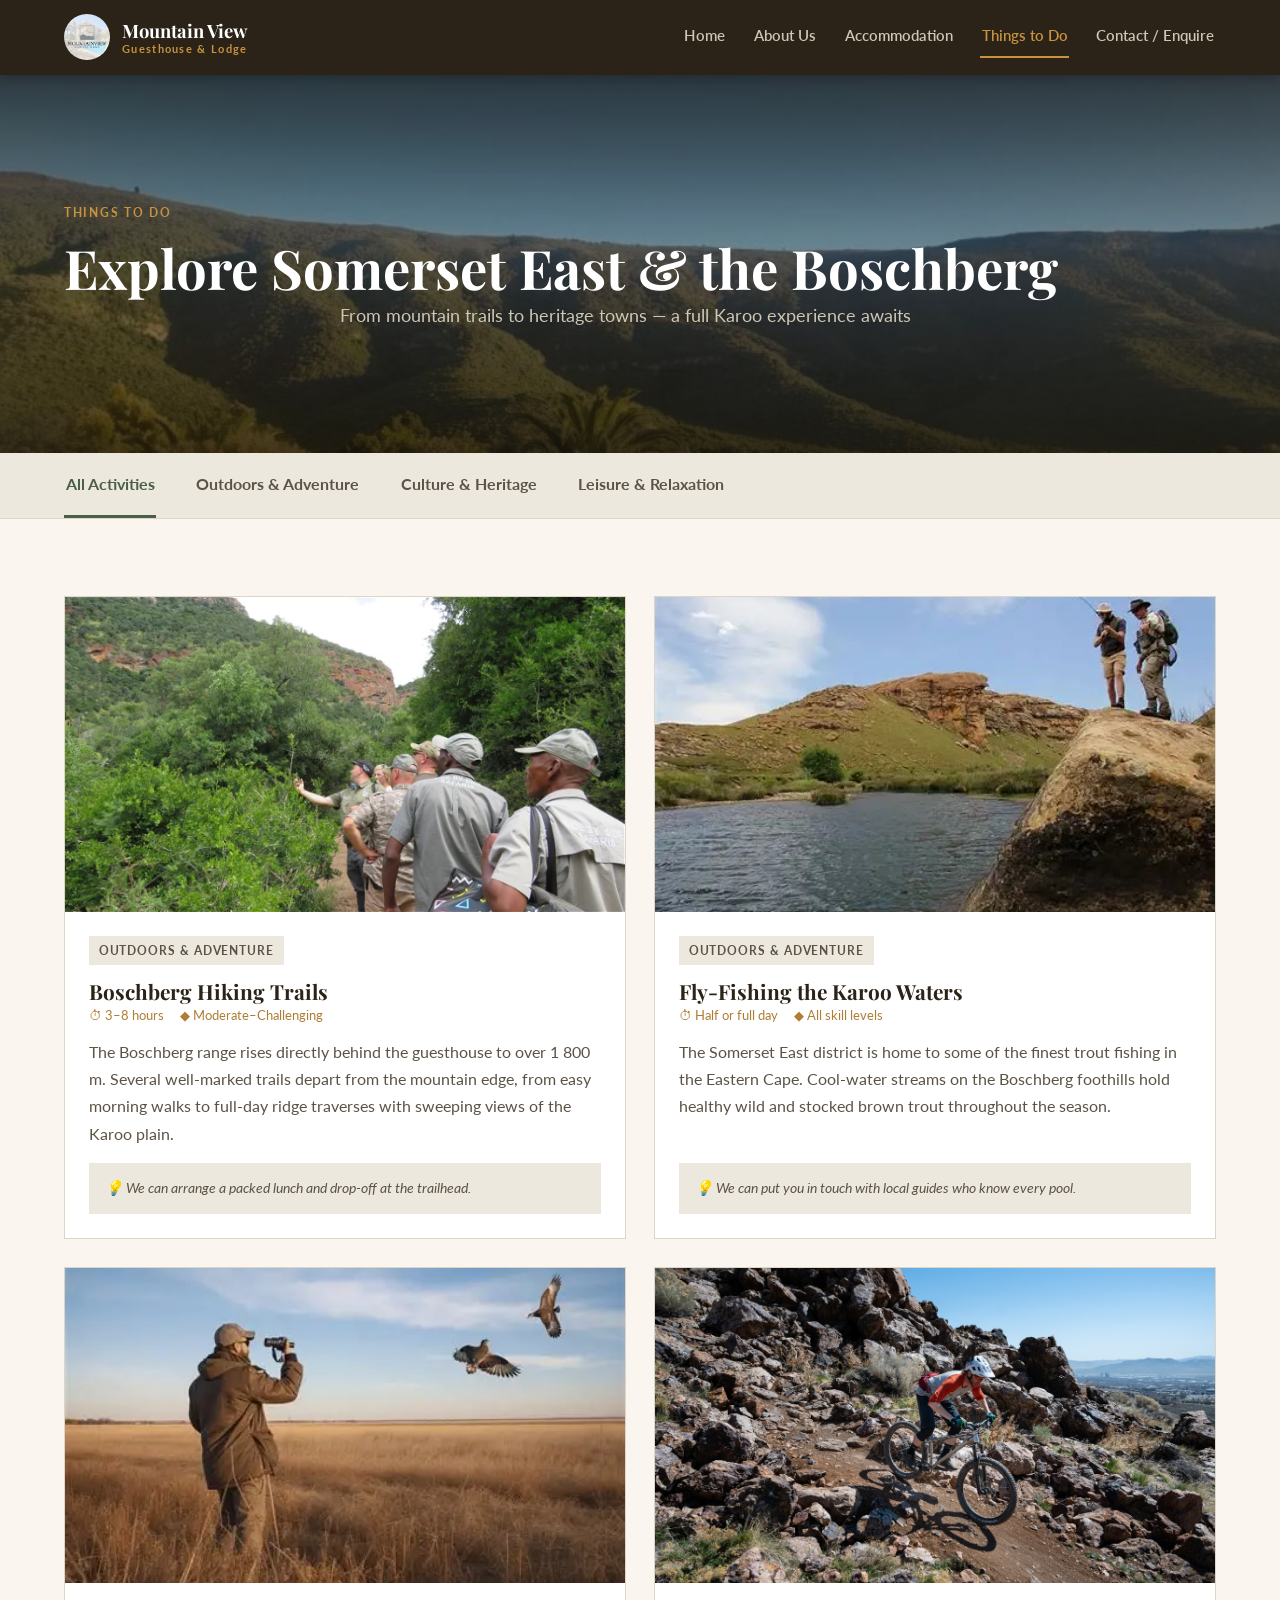
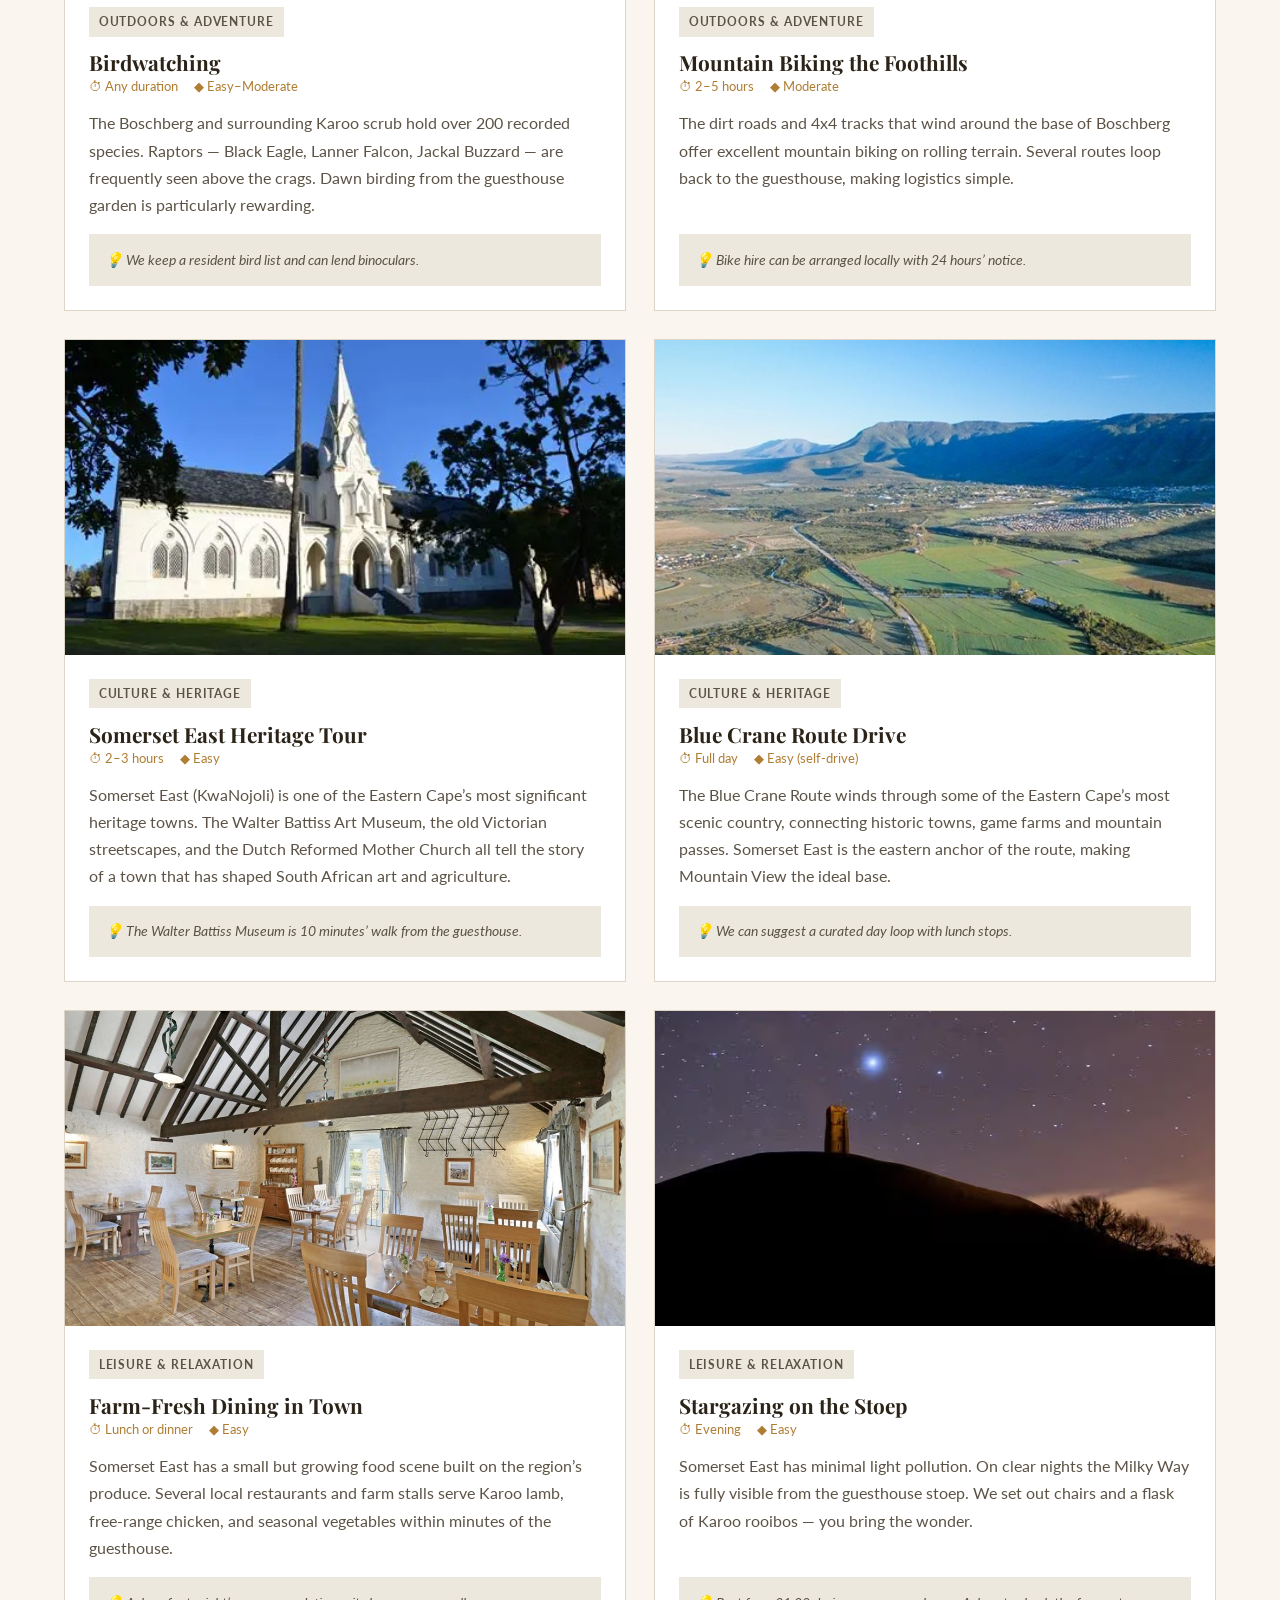
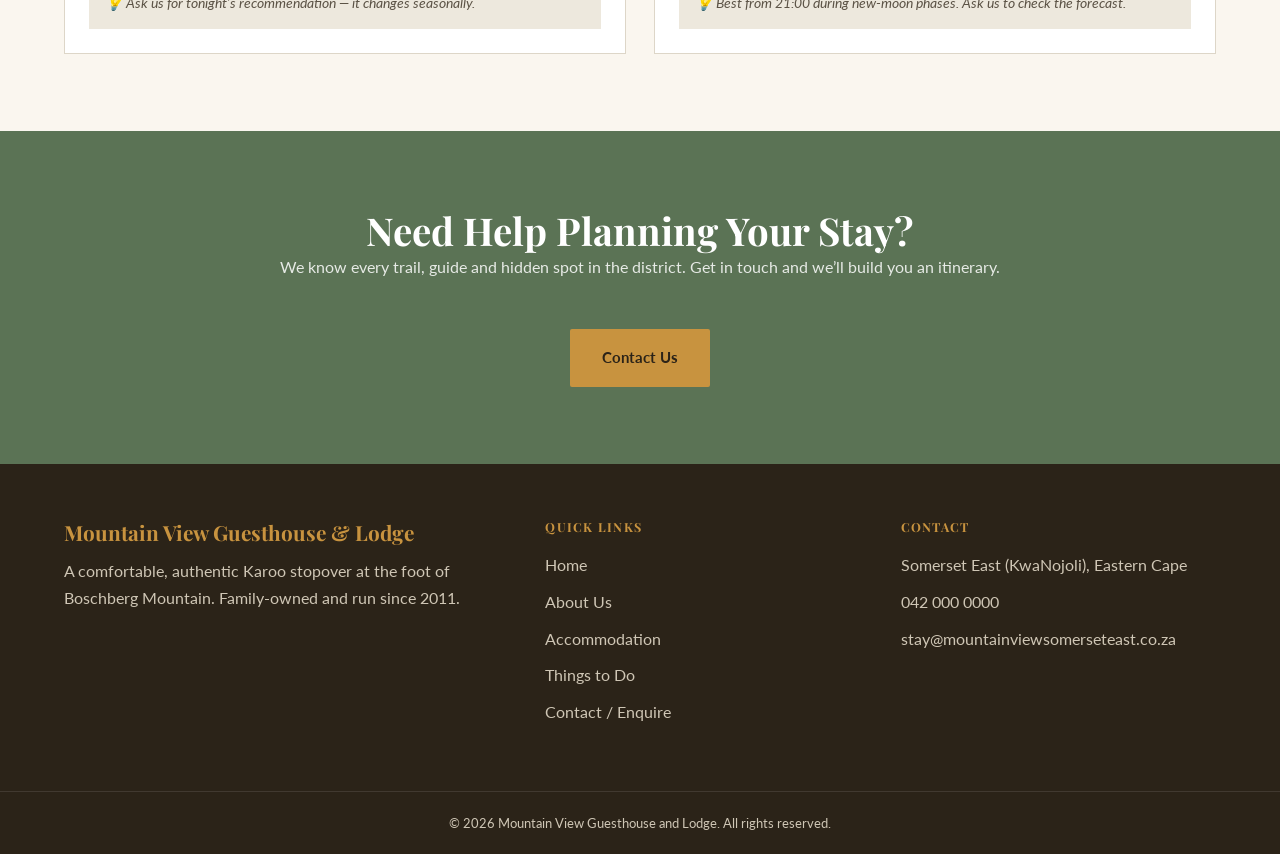
<file: pages/things to do.html>
<!DOCTYPE html>
<html lang="en">
<head>
  <meta charset="UTF-8">
  <meta name="viewport" content="width=device-width, initial-scale=1.0">
  <title>Things to Do | Mountain View Guesthouse and Lodge</title>
  <meta name="description" content="Local activities and attractions near Mountain View Guesthouse and Lodge, Somerset East, including the Boschberg hiking trail and trout fishing.">

  <link rel="preconnect" href="https://fonts.googleapis.com">
  <link rel="preconnect" href="https://fonts.gstatic.com" crossorigin>
  <link href="https://fonts.googleapis.com/css2?family=Playfair+Display:wght@600;700&family=Lato:wght@400;700;900&display=swap" rel="stylesheet">

  <link rel="icon" href="../assets/images/Mountainview-Guesthouse-Western-Cape.webp" type="image/webp">
  <link rel="stylesheet" href="../assets/css/style.css">
</head>
<body>

  <a class="skip-link" href="#main-content">Skip to main content</a>

  <!-- ===================== SITE HEADER / PRIMARY NAVIGATION ===================== -->
  <header class="site-header">
    <div class="header-inner">
      <a class="brand" href="../index.html">
        <img src="../assets/images/Mountainview-Guesthouse-Western-Cape.webp" alt="Mountain View Guesthouse and Lodge logo" width="46" height="46">
        <span class="brand-text">Mountain View<small>Guesthouse &amp; Lodge</small></span>
      </a>

      <button type="button" class="nav-toggle" aria-expanded="false" aria-controls="primary-navigation" aria-label="Toggle navigation menu">☰</button>

      <nav class="main-nav" id="primary-navigation" aria-label="Primary">
        <ul>
          <li><a href="../index.html">Home</a></li>
          <li><a href="about.html">About Us</a></li>
          <li><a href="accommodation.html">Accommodation</a></li>
          <li><a href="things-to-do.html" aria-current="page">Things to Do</a></li>
          <li><a href="contact.html">Contact / Enquire</a></li>
        </ul>
      </nav>
    </div>
  </header>

  <main id="main-content">

    <!-- ===================== PAGE HERO ===================== -->
    <section class="hero hero-page" aria-label="Things to do introduction">
      <div class="hero-media">
        <img
          src="../assets/images/0000000000000000000mou-1-cropped-1024x657.jpg" width="50%" height="50%"
          alt="View across the Karoo landscape toward the Boschberg mountains">
      </div>
      <div class="hero-content">
        <p class="eyebrow">Things to Do</p>
        <h1>Explore Somerset East &amp; the Boschberg</h1>
        <p class="lede">From mountain trails to heritage towns &mdash; a full Karoo experience awaits</p>
      </div>
    </section>

    <!-- ===================== CATEGORY TABS ===================== -->
    <nav class="tabs" aria-label="Filter activities by category">
      <div class="container" role="tablist">
        <button type="button" class="tab-btn" data-filter="all" role="tab" aria-selected="true">All Activities</button>
        <button type="button" class="tab-btn" data-filter="outdoors" role="tab" aria-selected="false">Outdoors &amp; Adventure</button>
        <button type="button" class="tab-btn" data-filter="culture" role="tab" aria-selected="false">Culture &amp; Heritage</button>
        <button type="button" class="tab-btn" data-filter="leisure" role="tab" aria-selected="false">Leisure &amp; Relaxation</button>
      </div>
    </nav>

    <!-- ===================== ACTIVITY CARDS ===================== -->
    <section class="section">
      <div class="container">
        <div class="activity-grid">

          <!-- Outdoors & Adventure -->
          <article class="activity-card" data-category="outdoors">
            <figure>
              <img src="../assets/images/img_4091eb6265d.webp" alt="Hikers walking a mountain trail with backpacks" loading="lazy">
            </figure>
            <div class="activity-body">
              <span class="activity-tag">Outdoors &amp; Adventure</span>
              <h3>Boschberg Hiking Trails</h3>
              <p class="activity-meta"><span>⏱ 3&ndash;8 hours</span><span>◆ Moderate&ndash;Challenging</span></p>
              <p>The Boschberg range rises directly behind the guesthouse to over 1 800 m. Several well-marked trails depart from the mountain edge, from easy morning walks to full-day ridge traverses with sweeping views of the Karoo plain.</p>
              <p class="activity-tip">💡 We can arrange a packed lunch and drop-off at the trailhead.</p>
            </div>
          </article>

          <article class="activity-card" data-category="outdoors">
            <figure>
              <img src="../assets/images/OIP.webp" alt="A cool stream running through Karoo foothills, popular for fly-fishing" loading="lazy">
            </figure>
            <div class="activity-body">
              <span class="activity-tag">Outdoors &amp; Adventure</span>
              <h3>Fly-Fishing the Karoo Waters</h3>
              <p class="activity-meta"><span>⏱ Half or full day</span><span>◆ All skill levels</span></p>
              <p>The Somerset East district is home to some of the finest trout fishing in the Eastern Cape. Cool-water streams on the Boschberg foothills hold healthy wild and stocked brown trout throughout the season.</p>
              <p class="activity-tip">💡 We can put you in touch with local guides who know every pool.</p>
            </div>
          </article>

          <article class="activity-card" data-category="outdoors">
            <figure>
              <img src="../assets/images/OIP (1).webp" alt="Garden view from the guesthouse, popular with local birdlife" loading="lazy">
            </figure>
            <div class="activity-body">
              <span class="activity-tag">Outdoors &amp; Adventure</span>
              <h3>Birdwatching</h3>
              <p class="activity-meta"><span>⏱ Any duration</span><span>◆ Easy&ndash;Moderate</span></p>
              <p>The Boschberg and surrounding Karoo scrub hold over 200 recorded species. Raptors &mdash; Black Eagle, Lanner Falcon, Jackal Buzzard &mdash; are frequently seen above the crags. Dawn birding from the guesthouse garden is particularly rewarding.</p>
              <p class="activity-tip">💡 We keep a resident bird list and can lend binoculars.</p>
            </div>
          </article>

          <article class="activity-card" data-category="outdoors">
            <figure>
              <img src="../assets/images/361223_6926_XXL.jpg" alt="Dirt road winding through Karoo foothills, suitable for mountain biking" loading="lazy">
            </figure>
            <div class="activity-body">
              <span class="activity-tag">Outdoors &amp; Adventure</span>
              <h3>Mountain Biking the Foothills</h3>
              <p class="activity-meta"><span>⏱ 2&ndash;5 hours</span><span>◆ Moderate</span></p>
              <p>The dirt roads and 4x4 tracks that wind around the base of Boschberg offer excellent mountain biking on rolling terrain. Several routes loop back to the guesthouse, making logistics simple.</p>
              <p class="activity-tip">💡 Bike hire can be arranged locally with 24 hours&rsquo; notice.</p>
            </div>
          </article>

          <!-- Culture & Heritage -->
          <article class="activity-card" data-category="culture">
            <figure>
              <img src="../assets/images/OIP (2).webp" alt="Historic Cape Dutch and Victorian streetscape of Somerset East" loading="lazy">
            </figure>
            <div class="activity-body">
              <span class="activity-tag">Culture &amp; Heritage</span>
              <h3>Somerset East Heritage Tour</h3>
              <p class="activity-meta"><span>⏱ 2&ndash;3 hours</span><span>◆ Easy</span></p>
              <p>Somerset East (KwaNojoli) is one of the Eastern Cape&rsquo;s most significant heritage towns. The Walter Battiss Art Museum, the old Victorian streetscapes, and the Dutch Reformed Mother Church all tell the story of a town that has shaped South African art and agriculture.</p>
              <p class="activity-tip">💡 The Walter Battiss Museum is 10 minutes&rsquo; walk from the guesthouse.</p>
            </div>
          </article>

          <article class="activity-card" data-category="culture">
            <figure>
              <img src="../assets/images/companyImage1.jpg" alt="Scenic country road through the Blue Crane Route farmland" loading="lazy">
            </figure>
            <div class="activity-body">
              <span class="activity-tag">Culture &amp; Heritage</span>
              <h3>Blue Crane Route Drive</h3>
              <p class="activity-meta"><span>⏱ Full day</span><span>◆ Easy (self-drive)</span></p>
              <p>The Blue Crane Route winds through some of the Eastern Cape&rsquo;s most scenic country, connecting historic towns, game farms and mountain passes. Somerset East is the eastern anchor of the route, making Mountain View the ideal base.</p>
              <p class="activity-tip">💡 We can suggest a curated day loop with lunch stops.</p>
            </div>
          </article>

          <!-- Leisure & Relaxation -->
          <article class="activity-card" data-category="leisure">
            <figure>
              <img src="../assets/images/20180606-Restaurant-14.jpg" alt="A plated farm-style dinner at a local Somerset East restaurant" loading="lazy">
            </figure>
            <div class="activity-body">
              <span class="activity-tag">Leisure &amp; Relaxation</span>
              <h3>Farm-Fresh Dining in Town</h3>
              <p class="activity-meta"><span>⏱ Lunch or dinner</span><span>◆ Easy</span></p>
              <p>Somerset East has a small but growing food scene built on the region&rsquo;s produce. Several local restaurants and farm stalls serve Karoo lamb, free-range chicken, and seasonal vegetables within minutes of the guesthouse.</p>
              <p class="activity-tip">💡 Ask us for tonight&rsquo;s recommendation &mdash; it changes seasonally.</p>
            </div>
          </article>

          <article class="activity-card" data-category="leisure">
            <figure>
              <img src="../assets/images/1_JS180051576.avif" alt="Starry night sky over the mountains, ideal for stargazing" loading="lazy">
            </figure>
            <div class="activity-body">
              <span class="activity-tag">Leisure &amp; Relaxation</span>
              <h3>Stargazing on the Stoep</h3>
              <p class="activity-meta"><span>⏱ Evening</span><span>◆ Easy</span></p>
              <p>Somerset East has minimal light pollution. On clear nights the Milky Way is fully visible from the guesthouse stoep. We set out chairs and a flask of Karoo rooibos &mdash; you bring the wonder.</p>
              <p class="activity-tip">💡 Best from 21:00 during new-moon phases. Ask us to check the forecast.</p>
            </div>
          </article>

        </div>
      </div>
    </section>

    <!-- ===================== CALL TO ACTION ===================== -->
    <section class="section section-cta">
      <div class="container">
        <h2>Need Help Planning Your Stay?</h2>
        <p>We know every trail, guide and hidden spot in the district. Get in touch and we&rsquo;ll build you an itinerary.</p>
        <a class="btn btn-gold mt-2" href="contact.html">Contact Us</a>
      </div>
    </section>

  </main>

  <!-- ===================== SITE FOOTER ===================== -->
  <footer class="site-footer">
    <div class="container footer-inner">
      <div>
        <h2>Mountain View Guesthouse &amp; Lodge</h2>
        <p>A comfortable, authentic Karoo stopover at the foot of Boschberg Mountain. Family-owned and run since 2011.</p>
      </div>

      <div>
        <h3>Quick Links</h3>
        <ul>
          <li><a href="../index.html">Home</a></li>
          <li><a href="about.html">About Us</a></li>
          <li><a href="accommodation.html">Accommodation</a></li>
          <li><a href="things-to-do.html">Things to Do</a></li>
          <li><a href="contact.html">Contact / Enquire</a></li>
        </ul>
      </div>

      <div>
        <h3>Contact</h3>
        <address style="font-style:normal;">
          <ul>
            <li>Somerset East (KwaNojoli), Eastern Cape</li>
            <li><a href="tel:0420000000">042 000 0000</a></li>
            <li><a href="mailto:stay@mountainviewsomerseteast.co.za">stay@mountainviewsomerseteast.co.za</a></li>
          </ul>
        </address>
      </div>
    </div>

    <p class="footer-bottom">&copy; 2026 Mountain View Guesthouse and Lodge. All rights reserved.</p>
  </footer>

  <script src="../assets/js/script.js"></script>
</body>
</html>
</file>
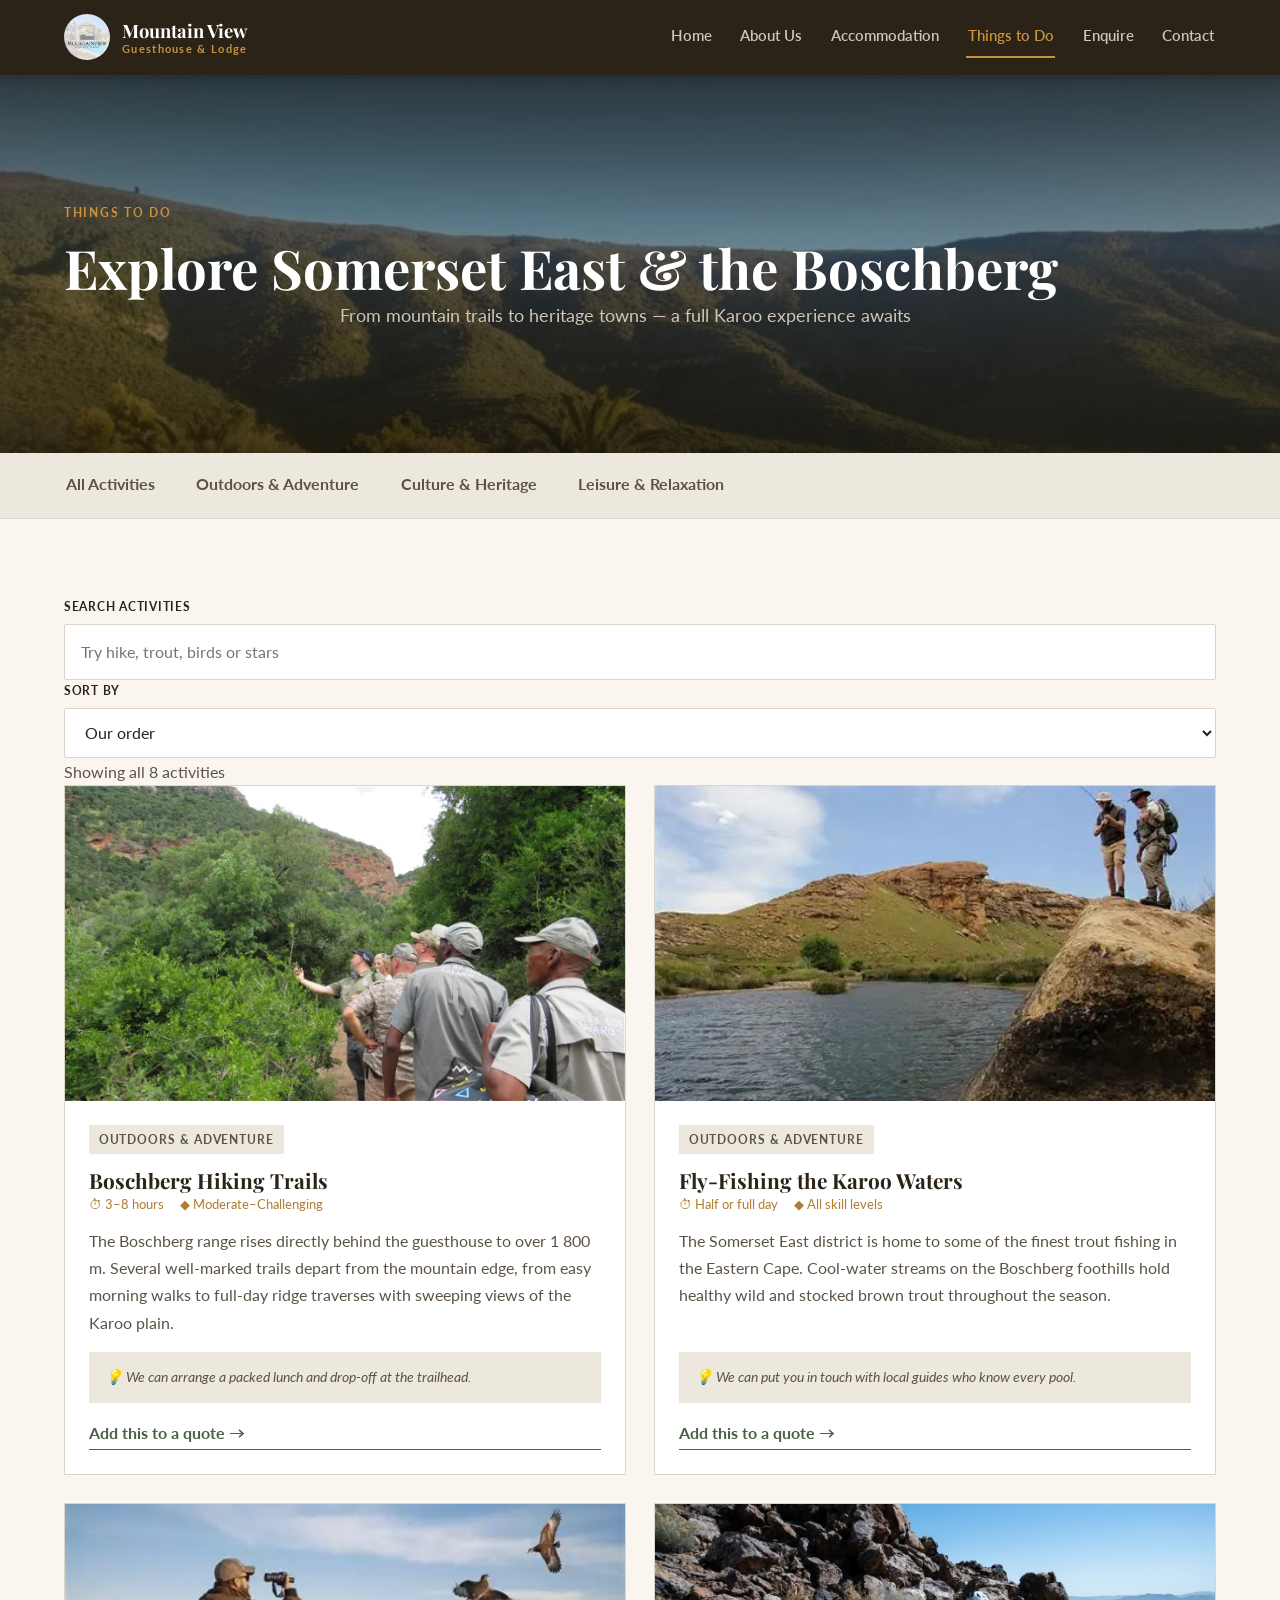
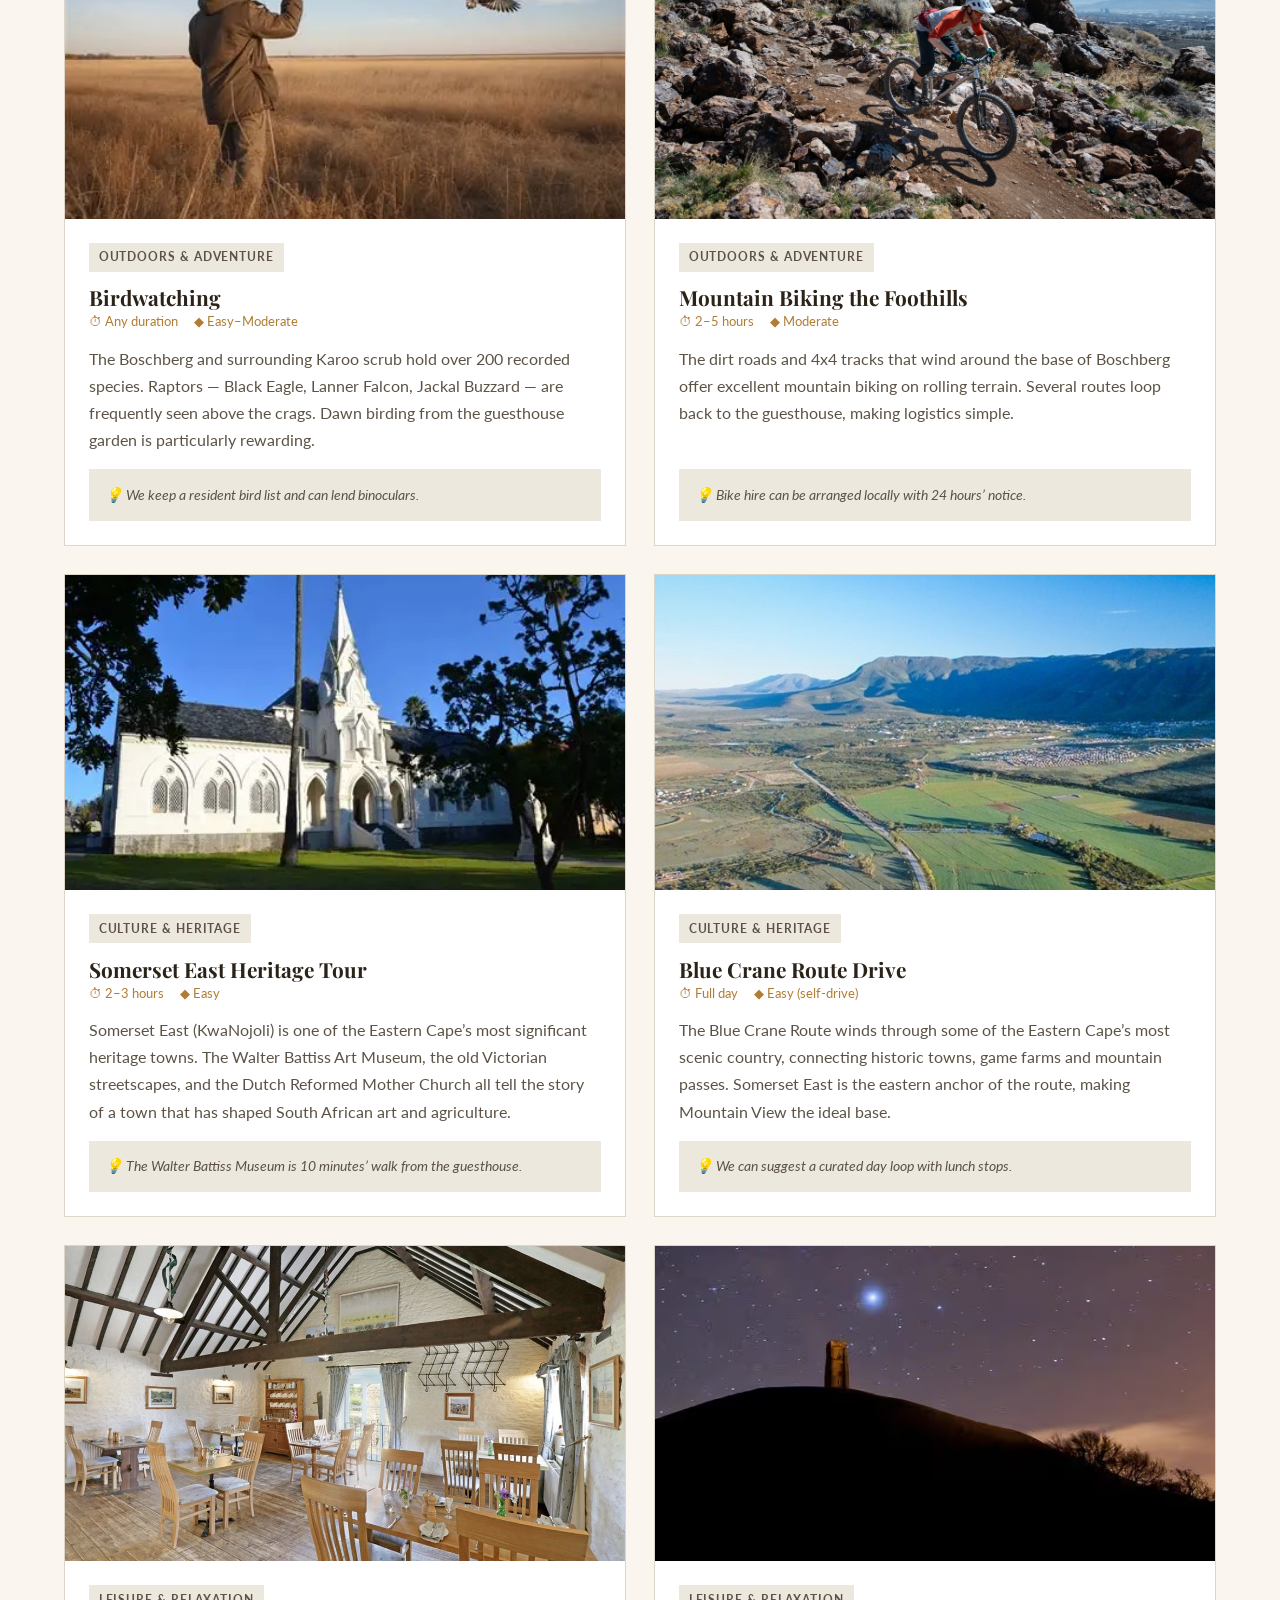
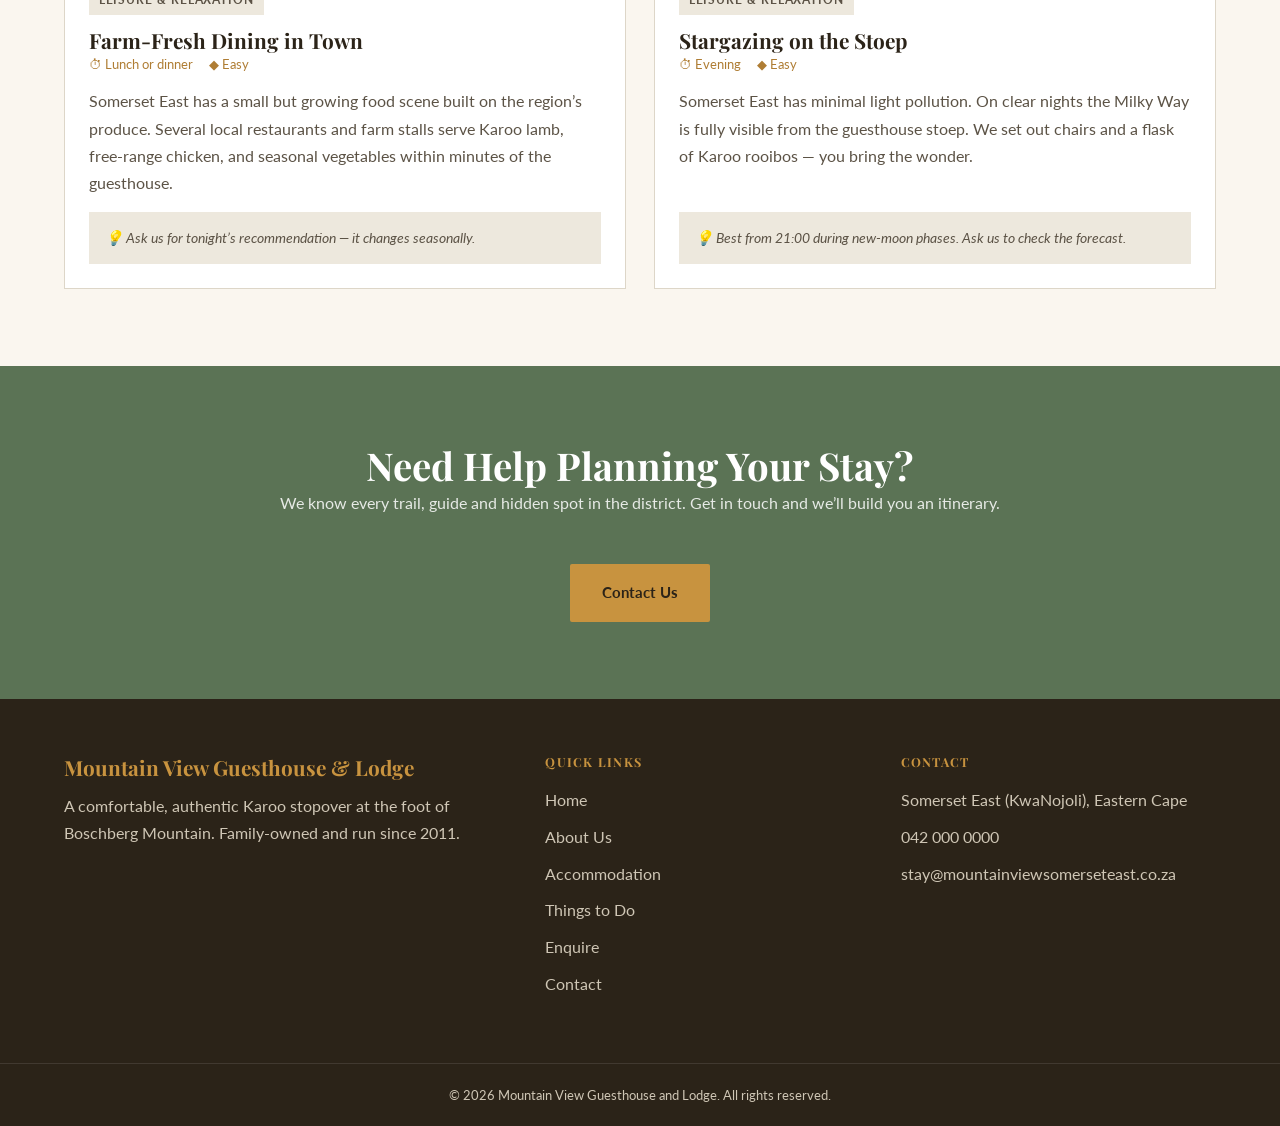
<file: pages/things-to-do.html>
<!DOCTYPE html>
<html lang="en">
<head>
  <meta charset="UTF-8">
  <meta name="viewport" content="width=device-width, initial-scale=1.0">
  <title>Things to Do in Somerset East | Hiking, Fishing, Birding</title>
  <meta name="description" content="Search hiking, fly-fishing, birdwatching, mountain biking and heritage activities around Somerset East and the Boschberg, all close to Mountain View.">
  <meta name="keywords" content="things to do Somerset East, Boschberg hiking trails, fly-fishing Eastern Cape, birdwatching Karoo, mountain biking Somerset East">
  <meta name="author" content="Mountain View Guesthouse and Lodge">
  <meta name="theme-color" content="#2b2318">
  <link rel="canonical" href="https://YOUR-SITE.netlify.app/pages/things-to-do.html">

  <!-- Open Graph / social sharing preview (off-page SEO) -->
  <meta property="og:type" content="website">
  <meta property="og:site_name" content="Mountain View Guesthouse and Lodge">
  <meta property="og:locale" content="en_ZA">
  <meta property="og:title" content="Things to Do in Somerset East | Hiking, Fishing, Birding">
  <meta property="og:description" content="Search hiking, fly-fishing, birdwatching, mountain biking and heritage activities around Somerset East and the Boschberg, all close to Mountain View.">
  <meta property="og:url" content="https://YOUR-SITE.netlify.app/pages/things-to-do.html">
  <meta property="og:image" content="https://YOUR-SITE.netlify.app/assets/images/boschberg-mountain-range-somerset-east.jpg">
  <meta name="twitter:card" content="summary_large_image">

  <link rel="preconnect" href="https://fonts.googleapis.com">
  <link rel="preconnect" href="https://fonts.gstatic.com" crossorigin>
  <link href="https://fonts.googleapis.com/css2?family=Playfair+Display:wght@600;700&family=Lato:wght@400;700;900&display=swap" rel="stylesheet">

  <link rel="icon" href="../assets/images/mountain-view-logo.webp" type="image/webp">
  <link rel="stylesheet" href="../assets/css/style.css">
</head>
<body>

  <a class="skip-link" href="#main-content">Skip to main content</a>

  <!-- ===================== SITE HEADER / PRIMARY NAVIGATION ===================== -->
  <header class="site-header">
    <div class="header-inner">
      <a class="brand" href="../index.html">
        <img src="../assets/images/Mountainview-Guesthouse-Western-Cape.webp" alt="Mountain View Guesthouse and Lodge logo" width="46" height="46">
        <span class="brand-text">Mountain View<small>Guesthouse &amp; Lodge</small></span>
      </a>

      <button type="button" class="nav-toggle" aria-expanded="false" aria-controls="primary-navigation" aria-label="Toggle navigation menu">☰</button>

      <nav class="main-nav" id="primary-navigation" aria-label="Primary">
        <ul>
          <li><a href="../index.html">Home</a></li>
          <li><a href="about.html">About Us</a></li>
          <li><a href="accommodation.html">Accommodation</a></li>
          <li><a href="things-to-do.html" aria-current="page">Things to Do</a></li>
          <li><a href="enquiry.html">Enquire</a></li>
          <li><a href="contact.html">Contact</a></li>
        </ul>
      </nav>
    </div>
  </header>

  <main id="main-content">

    <!-- ===================== PAGE HERO ===================== -->
    <section class="hero hero-page" aria-label="Things to do introduction">
      <div class="hero-media">
        <img width="1024" height="657"
          src="../assets/images/0000000000000000000mou-1-cropped-1024x657.jpg"
          alt="View across the Karoo landscape toward the Boschberg mountains" fetchpriority="high">
      </div>
      <div class="hero-content">
        <p class="eyebrow">Things to Do</p>
        <h1>Explore Somerset East &amp; the Boschberg</h1>
        <p class="lede">From mountain trails to heritage towns &mdash; a full Karoo experience awaits</p>
      </div>
    </section>

    <!-- ===================== CATEGORY TABS ===================== -->
    <nav class="tabs" aria-label="Filter activities by category">
      <div class="container">
        <button type="button" class="tab-btn" data-filter="all" aria-pressed="true">All Activities</button>
        <button type="button" class="tab-btn" data-filter="outdoors" aria-pressed="false">Outdoors &amp; Adventure</button>
        <button type="button" class="tab-btn" data-filter="culture" aria-pressed="false">Culture &amp; Heritage</button>
        <button type="button" class="tab-btn" data-filter="leisure" aria-pressed="false">Leisure &amp; Relaxation</button>
      </div>
    </nav>

    <!-- ===================== ACTIVITY CARDS ===================== -->
    <section class="section">
      <div class="container">
        <!-- Search + sort toolbar (script.js: initActivityFilter). Works together with the category tabs above. -->
        <div class="filter-bar">
          <div class="filter-field filter-search">
            <label for="activity-search">Search activities</label>
            <input type="search" id="activity-search" name="q" placeholder="Try hike, trout, birds or stars" autocomplete="off" maxlength="40">
          </div>
          <div class="filter-field filter-sort">
            <label for="activity-sort">Sort by</label>
            <select id="activity-sort" name="sort">
              <option value="featured">Our order</option>
              <option value="az">Name, A to Z</option>
              <option value="shortest">Shortest first</option>
              <option value="longest">Longest first</option>
            </select>
          </div>
          <p class="result-count" id="result-count" role="status" aria-live="polite">Showing all 8 activities</p>
        </div>

        <div class="empty-state" id="empty-state" hidden>
          <h3>No activities match your search</h3>
          <p>Try a shorter word such as &ldquo;hike&rdquo; or &ldquo;bird&rdquo;, or choose All Activities.</p>
          <button type="button" class="btn btn-green" id="reset-filters">Clear search and filters</button>
        </div>

        <div class="activity-grid" id="activity-grid">

          <!-- Outdoors & Adventure -->
          <article class="activity-card" data-category="outdoors" data-hours="5">
            <figure>
              <img width="641" height="360" src="../assets/images/img_4091eb6265d.webp" alt="Three hikers in hats looking across a green mountain valley" loading="lazy">
            </figure>
            <div class="activity-body">
              <span class="activity-tag">Outdoors &amp; Adventure</span>
              <h3>Boschberg Hiking Trails</h3>
              <p class="activity-meta"><span>⏱ 3&ndash;8 hours</span><span>◆ Moderate&ndash;Challenging</span></p>
              <p>The Boschberg range rises directly behind the guesthouse to over 1 800 m. Several well-marked trails depart from the mountain edge, from easy morning walks to full-day ridge traverses with sweeping views of the Karoo plain.</p>
              <p class="activity-tip">💡 We can arrange a packed lunch and drop-off at the trailhead.</p>
              <a class="text-link activity-link" href="enquiry.html?extras=packed-lunch,trailhead-drop">Add this to a quote &rarr;</a>
            </div>
          </article>

          <article class="activity-card" data-category="outdoors" data-hours="5">
            <figure>
              <img width="474" height="355" src="../assets/images/OIP.webp" alt="Two people on a rocky outcrop beside calm Karoo water" loading="lazy">
            </figure>
            <div class="activity-body">
              <span class="activity-tag">Outdoors &amp; Adventure</span>
              <h3>Fly-Fishing the Karoo Waters</h3>
              <p class="activity-meta"><span>⏱ Half or full day</span><span>◆ All skill levels</span></p>
              <p>The Somerset East district is home to some of the finest trout fishing in the Eastern Cape. Cool-water streams on the Boschberg foothills hold healthy wild and stocked brown trout throughout the season.</p>
              <p class="activity-tip">💡 We can put you in touch with local guides who know every pool.</p>
              <a class="text-link activity-link" href="enquiry.html?extras=fishing-guide">Add this to a quote &rarr;</a>
            </div>
          </article>

          <article class="activity-card" data-category="outdoors" data-hours="2">
            <figure>
              <img width="474" height="316" src="../assets/images/OIP (1).webp" alt="Birdwatcher with binoculars watching a raptor over open grassland" loading="lazy">
            </figure>
            <div class="activity-body">
              <span class="activity-tag">Outdoors &amp; Adventure</span>
              <h3>Birdwatching</h3>
              <p class="activity-meta"><span>⏱ Any duration</span><span>◆ Easy&ndash;Moderate</span></p>
              <p>The Boschberg and surrounding Karoo scrub hold over 200 recorded species. Raptors &mdash; Black Eagle, Lanner Falcon, Jackal Buzzard &mdash; are frequently seen above the crags. Dawn birding from the guesthouse garden is particularly rewarding.</p>
              <p class="activity-tip">💡 We keep a resident bird list and can lend binoculars.</p>
            </div>
          </article>

          <article class="activity-card" data-category="outdoors" data-hours="3">
            <figure>
              <img width="1200" height="799" src="../assets/images/361223_6926_XXL.jpg" alt="Mountain biker riding a rocky trail in the Boschberg foothills" loading="lazy">
            </figure>
            <div class="activity-body">
              <span class="activity-tag">Outdoors &amp; Adventure</span>
              <h3>Mountain Biking the Foothills</h3>
              <p class="activity-meta"><span>⏱ 2&ndash;5 hours</span><span>◆ Moderate</span></p>
              <p>The dirt roads and 4x4 tracks that wind around the base of Boschberg offer excellent mountain biking on rolling terrain. Several routes loop back to the guesthouse, making logistics simple.</p>
              <p class="activity-tip">💡 Bike hire can be arranged locally with 24 hours&rsquo; notice.</p>
            </div>
          </article>

          <!-- Culture & Heritage -->
          <article class="activity-card" data-category="culture" data-hours="2.5">
            <figure>
              <img width="474" height="316" src="../assets/images/OIP (2).webp" alt="White church with a tall spire in Somerset East" loading="lazy">
            </figure>
            <div class="activity-body">
              <span class="activity-tag">Culture &amp; Heritage</span>
              <h3>Somerset East Heritage Tour</h3>
              <p class="activity-meta"><span>⏱ 2&ndash;3 hours</span><span>◆ Easy</span></p>
              <p>Somerset East (KwaNojoli) is one of the Eastern Cape&rsquo;s most significant heritage towns. The Walter Battiss Art Museum, the old Victorian streetscapes, and the Dutch Reformed Mother Church all tell the story of a town that has shaped South African art and agriculture.</p>
              <p class="activity-tip">💡 The Walter Battiss Museum is 10 minutes&rsquo; walk from the guesthouse.</p>
            </div>
          </article>

          <article class="activity-card" data-category="culture" data-hours="8">
            <figure>
              <img width="1140" height="400" src="../assets/images/companyImage1.jpg" alt="Aerial view of a green farming valley beneath the mountains" loading="lazy">
            </figure>
            <div class="activity-body">
              <span class="activity-tag">Culture &amp; Heritage</span>
              <h3>Blue Crane Route Drive</h3>
              <p class="activity-meta"><span>⏱ Full day</span><span>◆ Easy (self-drive)</span></p>
              <p>The Blue Crane Route winds through some of the Eastern Cape&rsquo;s most scenic country, connecting historic towns, game farms and mountain passes. Somerset East is the eastern anchor of the route, making Mountain View the ideal base.</p>
              <p class="activity-tip">💡 We can suggest a curated day loop with lunch stops.</p>
            </div>
          </article>

          <!-- Leisure & Relaxation -->
          <article class="activity-card" data-category="leisure" data-hours="1.5">
            <figure>
              <img width="1024" height="683" src="../assets/images/20180606-Restaurant-14.jpg" alt="Dining room with exposed timber beams and tables laid for guests" loading="lazy">
            </figure>
            <div class="activity-body">
              <span class="activity-tag">Leisure &amp; Relaxation</span>
              <h3>Farm-Fresh Dining in Town</h3>
              <p class="activity-meta"><span>⏱ Lunch or dinner</span><span>◆ Easy</span></p>
              <p>Somerset East has a small but growing food scene built on the region&rsquo;s produce. Several local restaurants and farm stalls serve Karoo lamb, free-range chicken, and seasonal vegetables within minutes of the guesthouse.</p>
              <p class="activity-tip">💡 Ask us for tonight&rsquo;s recommendation &mdash; it changes seasonally.</p>
            </div>
          </article>

          <article class="activity-card" data-category="leisure" data-hours="2">
            <figure>
              <img width="615" height="409" src="../assets/images/1_JS180051576.avif" alt="Starry night sky above a dark hill" loading="lazy">
            </figure>
            <div class="activity-body">
              <span class="activity-tag">Leisure &amp; Relaxation</span>
              <h3>Stargazing on the Stoep</h3>
              <p class="activity-meta"><span>⏱ Evening</span><span>◆ Easy</span></p>
              <p>Somerset East has minimal light pollution. On clear nights the Milky Way is fully visible from the guesthouse stoep. We set out chairs and a flask of Karoo rooibos &mdash; you bring the wonder.</p>
              <p class="activity-tip">💡 Best from 21:00 during new-moon phases. Ask us to check the forecast.</p>
            </div>
          </article>

        </div>
      </div>
    </section>

    <!-- ===================== CALL TO ACTION ===================== -->
    <section class="section section-cta">
      <div class="container">
        <h2>Need Help Planning Your Stay?</h2>
        <p>We know every trail, guide and hidden spot in the district. Get in touch and we&rsquo;ll build you an itinerary.</p>
        <a class="btn btn-gold mt-2" href="contact.html">Contact Us</a>
      </div>
    </section>

  </main>

  <!-- ===================== SITE FOOTER ===================== -->
  <footer class="site-footer">
    <div class="container footer-inner">
      <div>
        <h2>Mountain View Guesthouse &amp; Lodge</h2>
        <p>A comfortable, authentic Karoo stopover at the foot of Boschberg Mountain. Family-owned and run since 2011.</p>
      </div>

      <div>
        <h3>Quick Links</h3>
        <ul>
          <li><a href="../index.html">Home</a></li>
          <li><a href="about.html">About Us</a></li>
          <li><a href="accommodation.html">Accommodation</a></li>
          <li><a href="things-to-do.html">Things to Do</a></li>
          <li><a href="enquiry.html">Enquire</a></li>
          <li><a href="contact.html">Contact</a></li>
        </ul>
      </div>

      <div>
        <h3>Contact</h3>
        <address style="font-style:normal;">
          <ul>
            <li>Somerset East (KwaNojoli), Eastern Cape</li>
            <li><a href="tel:0420000000">042 000 0000</a></li>
            <li><a href="mailto:stay@mountainviewsomerseteast.co.za">stay@mountainviewsomerseteast.co.za</a></li>
          </ul>
        </address>
      </div>
    </div>

    <p class="footer-bottom">&copy; 2026 Mountain View Guesthouse and Lodge. All rights reserved.</p>
  </footer>

  <script src="../assets/js/script.js"></script>
</body>
</html>
</file>
<file: assets/css/style.css>
/* -------------------------------------------------------------------------
   1. CSS RESET / BASE
   A lightweight reset so the site looks consistent across browsers.
   ------------------------------------------------------------------------- */
*,
*::before,
*::after {
  box-sizing: border-box;
}

html {
  scroll-behavior: smooth;
}

body,
h1, h2, h3, h4, p,
ul, ol, li,
figure {
  margin: 0;
  padding: 0;
}

ul,
ol {
  list-style: none;
}

img {
  max-width: 100%;
  display: block;
}

a {
  color: inherit;
  text-decoration: none;
}

button {
  font: inherit;
  cursor: pointer;
}

/* -------------------------------------------------------------------------
   2. CSS CUSTOM PROPERTIES
   Central design tokens. Changing a value here updates the whole site,
   which keeps the number of individual selectors we need to write down.
   ------------------------------------------------------------------------- */
:root {
  /* Colour palette, sampled from the approved design mock-ups */
  --color-dark: #2b2318;          /* header / footer / dark sections */
  --color-dark-alt: #362c1e;      /* dark card backgrounds */
  --color-cream: #faf6ef;         /* main page background */
  --color-cream-alt: #ede8dd;     /* alternating section background */
  --color-gold: #c8933f;          /* primary accent (buttons, prices) */
  --color-gold-dark: #af7d34;
  --color-green: #5b7355;         /* secondary accent (CTA, buttons) */
  --color-green-dark: #4a5f45;
  --color-text: #2b2318;          /* headings */
  --color-text-muted: #5c5346;    /* body copy */
  --color-text-on-dark: #f3ede1;
  --color-text-on-dark-muted: #cfc6b5;
  --color-border: #ddd6c8;

  /* Typography */
  --font-heading: "Playfair Display", Georgia, "Times New Roman", serif;
  --font-body: "Lato", "Segoe UI", Helvetica, Arial, sans-serif;

  /* Layout */
  --max-width: 1200px;
  --radius: 2px;
  --shadow-soft: 0 10px 30px rgba(43, 35, 24, 0.12);
  --transition: 0.25s ease;
}

/* -------------------------------------------------------------------------
   3. TYPOGRAPHY
   ------------------------------------------------------------------------- */
body {
  font-family: var(--font-body);
  font-size: 1rem;
  line-height: 1.7;
  color: var(--color-text-muted);
  background-color: var(--color-cream);
}

h1, h2, h3, h4 {
  font-family: var(--font-heading);
  color: var(--color-text);
  line-height: 1.2;
  font-weight: 700;
}

h1 { font-size: clamp(2.1rem, 4vw + 1rem, 3.4rem); }
h2 { font-size: clamp(1.7rem, 2.4vw + 1rem, 2.4rem); }
h3 { font-size: 1.3rem; }
h4 { font-size: 1.05rem; }

p { margin-bottom: 1rem; }
p:last-child { margin-bottom: 0; }

.eyebrow {
  display: inline-block;
  font-family: var(--font-body);
  font-size: 0.78rem;
  font-weight: 700;
  letter-spacing: 0.14em;
  text-transform: uppercase;
  color: var(--color-gold);
  margin-bottom: 0.75rem;
}

.lede {
  font-size: 1.1rem;
  max-width: 60ch;
}

/* -------------------------------------------------------------------------
   4. LAYOUT HELPERS
   ------------------------------------------------------------------------- */
.container {
  width: 100%;
  max-width: var(--max-width);
  margin-left: auto;
  margin-right: auto;
  padding-left: 1.5rem;
  padding-right: 1.5rem;
}

.section {
  padding-top: clamp(3rem, 6vw, 5.5rem);
  padding-bottom: clamp(3rem, 6vw, 5.5rem);
}

.section-heading {
  text-align: center;
  max-width: 44rem;
  margin-left: auto;
  margin-right: auto;
  margin-bottom: 3rem;
}

.grid {
  display: grid;
  gap: 1.75rem;
}

.grid-2 { grid-template-columns: repeat(2, 1fr); }
.grid-3 { grid-template-columns: repeat(3, 1fr); }
.grid-6 { grid-template-columns: repeat(6, 1fr); }

.split {
  display: grid;
  grid-template-columns: 1fr 1fr;
  gap: clamp(2rem, 5vw, 4rem);
  align-items: center;
}

/* -------------------------------------------------------------------------
   5. BUTTONS
   ------------------------------------------------------------------------- */
.btn {
  display: inline-block;
  font-family: var(--font-body);
  font-weight: 700;
  font-size: 0.95rem;
  padding: 0.9rem 1.9rem;
  border: 2px solid transparent;
  border-radius: var(--radius);
  transition: transform var(--transition), background-color var(--transition),
    color var(--transition), border-color var(--transition);
}

.btn:hover,
.btn:focus-visible {
  transform: translateY(-2px);
}

.btn-green {
  background-color: var(--color-green);
  color: #fff;
}
.btn-green:hover,
.btn-green:focus-visible { background-color: var(--color-green-dark); }

.btn-gold {
  background-color: var(--color-gold);
  color: var(--color-dark);
}
.btn-gold:hover,
.btn-gold:focus-visible { background-color: var(--color-gold-dark); }

.btn-outline {
  border-color: var(--color-gold);
  color: var(--color-gold);
  background: transparent;
}
.btn-outline:hover,
.btn-outline:focus-visible {
  background-color: var(--color-gold);
  color: var(--color-dark);
}

.btn-outline-light {
  border-color: rgba(255, 255, 255, 0.6);
  color: #fff;
}
.btn-outline-light:hover,
.btn-outline-light:focus-visible {
  background-color: #fff;
  color: var(--color-dark);
}

.btn-row {
  display: flex;
  flex-wrap: wrap;
  gap: 1rem;
}

.text-link {
  color: var(--color-green-dark);
  font-weight: 700;
  border-bottom: 1px solid currentColor;
  padding-bottom: 2px;
}
.text-link:hover,
.text-link:focus-visible { color: var(--color-gold-dark); }

/* -------------------------------------------------------------------------
   6. HEADER & NAVIGATION
   ------------------------------------------------------------------------- */
.skip-link {
  position: absolute;
  left: -999px;
  top: 0;
  background: var(--color-gold);
  color: var(--color-dark);
  padding: 0.75rem 1.25rem;
  z-index: 999;
  font-weight: 700;
}
.skip-link:focus {
  left: 0.5rem;
  top: 0.5rem;
}

.site-header {
  background-color: var(--color-dark);
  position: sticky;
  top: 0;
  z-index: 100;
  box-shadow: 0 2px 12px rgba(0, 0, 0, 0.25);
}

.header-inner {
  max-width: var(--max-width);
  margin-left: auto;
  margin-right: auto;
  padding: 0.9rem 1.5rem;
  display: flex;
  align-items: center;
  justify-content: space-between;
  gap: 1.5rem;
}

.brand {
  display: flex;
  align-items: center;
  gap: 0.75rem;
  color: var(--color-text-on-dark);
}

.brand img {
  width: 46px;
  height: 46px;
  border-radius: 50%;
  object-fit: cover;
}

.brand-text {
  font-family: var(--font-heading);
  font-size: 1.15rem;
  line-height: 1.25;
  font-weight: 700;
  color: #fff;
}

.brand-text small {
  display: block;
  font-family: var(--font-body);
  font-size: 0.68rem;
  font-weight: 700;
  letter-spacing: 0.12em;
  color: var(--color-gold);
}

.nav-toggle {
  display: none;
  background: transparent;
  border: 0;
  color: #fff;
  font-size: 1.6rem;
  line-height: 1;
  padding: 0.25rem 0.4rem;
}

.main-nav ul {
  display: flex;
  gap: clamp(1rem, 2vw, 2rem);
}

.main-nav a {
  display: inline-block;
  padding: 0.4rem 0.1rem;
  font-size: 0.95rem;
  font-weight: 600;
  color: var(--color-text-on-dark-muted);
  border-bottom: 2px solid transparent;
  transition: color var(--transition), border-color var(--transition);
}

.main-nav a:hover,
.main-nav a:focus-visible {
  color: #fff;
}

.main-nav a[aria-current="page"] {
  color: var(--color-gold);
  border-bottom-color: var(--color-gold);
}

/* -------------------------------------------------------------------------
   7. HERO SECTIONS
   The hero uses a real <img> (not a CSS background) positioned behind the
   text so that responsive `srcset` / `sizes` can genuinely serve a smaller
   file to smaller screens instead of just hiding a large one.
   ------------------------------------------------------------------------- */
.hero {
  position: relative;
  color: #fff;
  display: flex;
  align-items: center;
  min-height: 70vh;
  overflow: hidden;
}

.hero-page {
  min-height: 42vh;
}

.hero-media {
  position: absolute;
  top: 0;
  right: 0;
  bottom: 0;
  left: 0;
  z-index: 0;
}

.hero-media img {
  width: 100%;
  height: 100%;
  object-fit: cover;
}

.hero-media::after {
  content: "";
  position: absolute;
  top: 0;
  right: 0;
  bottom: 0;
  left: 0;
  background: linear-gradient(
    180deg,
    rgba(20, 16, 10, 0.75) 0%,
    rgba(20, 16, 10, 0.45) 45%,
    rgba(20, 16, 10, 0.8) 100%
  );
}

.hero-content {
  position: relative;
  z-index: 1;
  max-width: var(--max-width);
  margin-left: auto;
  margin-right: auto;
  padding: 4rem 1.5rem;
  width: 100%;
}

.hero-content.text-center {
  text-align: center;
  max-width: 46rem;
  margin-left: auto;
  margin-right: auto;
}

.hero h1 { color: #fff; }

.hero .eyebrow { color: var(--color-gold); }

.hero p.lede {
  color: var(--color-text-on-dark-muted);
  margin-left: auto;
  margin-right: auto;
}

/* Stats strip beneath the homepage hero */
.stats-strip {
  background-color: var(--color-green);
  color: #fff;
  position: relative;
}

.stats-strip .container {
  display: flex;
  flex-wrap: wrap;
  justify-content: center;
  gap: 0.5rem 2rem;
  padding-top: 1rem;
  padding-bottom: 1rem;
  font-size: 0.85rem;
  font-weight: 700;
  letter-spacing: 0.08em;
  text-transform: uppercase;
  text-align: center;
}

/* -------------------------------------------------------------------------
   8. CARDS
   ------------------------------------------------------------------------- */
.card {
  background: #fff;
  border: 1px solid var(--color-border);
  padding: 1.75rem;
  border-radius: var(--radius);
  transition: box-shadow var(--transition), transform var(--transition);
}

.card:hover {
  box-shadow: var(--shadow-soft);
  transform: translateY(-3px);
}

/* Feature cards ("Why Stay With Us") */
.feature-card .feature-icon {
  font-size: 1.9rem;
  margin-bottom: 0.9rem;
}

.feature-card h3 { margin-bottom: 0.5rem; }

/* Testimonial cards */
.testimonial-card {
  background: transparent;
  border: 1px solid var(--color-border);
  position: relative;
}

.testimonial-card .quote-mark {
  font-family: var(--font-heading);
  font-size: 2.6rem;
  color: var(--color-gold);
  line-height: 1;
  display: block;
  margin-bottom: 0.75rem;
}

.testimonial-card cite {
  display: block;
  margin-top: 1.25rem;
  font-style: normal;
}

.testimonial-card cite strong {
  display: block;
  color: var(--color-text);
}

.testimonial-card cite span {
  font-size: 0.85rem;
  color: var(--color-gold-dark);
}

/* Policy cards (Accommodation) */
.policy-card {
  background: #fff;
  border: 1px solid var(--color-border);
  padding: 1.5rem;
}

.policy-card .policy-label {
  display: block;
  font-size: 0.75rem;
  letter-spacing: 0.1em;
  text-transform: uppercase;
  color: var(--color-text-muted);
  margin-bottom: 0.4rem;
}

.policy-card p {
  font-family: var(--font-heading);
  font-size: 1.2rem;
  color: var(--color-text);
}

/* Activity cards (Things To Do) */
.activity-card {
  background: #fff;
  border: 1px solid var(--color-border);
  overflow: hidden;
  display: flex;
  flex-direction: column;
}

.activity-card figure {
  position: relative;
  height: 0;
  padding-top: 56.25%; /* 16:9 ratio, written as a padding hack for wider browser support than aspect-ratio */
  overflow: hidden;
}

.activity-card img {
  position: absolute;
  top: 0;
  left: 0;
  width: 100%;
  height: 100%;
  object-fit: cover;
  transition: transform var(--transition);
}

.activity-card:hover img {
  transform: scale(1.05);
}

.activity-card .activity-body {
  padding: 1.5rem;
  flex: 1;
  display: flex;
  flex-direction: column;
}

.activity-tag {
  display: inline-block;
  align-self: flex-start;
  background-color: var(--color-cream-alt);
  color: var(--color-text-muted);
  font-size: 0.72rem;
  font-weight: 700;
  letter-spacing: 0.08em;
  text-transform: uppercase;
  padding: 0.3rem 0.6rem;
  margin-bottom: 0.85rem;
}

.activity-meta {
  display: flex;
  gap: 1rem;
  flex-wrap: wrap;
  font-size: 0.82rem;
  color: var(--color-gold-dark);
  margin-bottom: 0.75rem;
}

.activity-tip {
  margin-top: auto;
  padding-top: 1rem;
  display: flex;
  gap: 0.6rem;
  background-color: var(--color-cream-alt);
  padding: 0.85rem 1rem;
  font-style: italic;
  font-size: 0.9rem;
  color: var(--color-text-muted);
}

/* Room cards (Accommodation) — alternating media/text layout */
.room {
  display: grid;
  grid-template-columns: 1.1fr 1fr;
  gap: 0;
  border: 1px solid var(--color-border);
  background: #fff;
  margin-bottom: 2rem;
}

.room:nth-child(even) {
  grid-template-columns: 1fr 1.1fr;
}

.room:nth-child(even) .room-media { order: 2; }
.room:nth-child(even) .room-body { order: 1; }

.room-media {
  position: relative;
  min-height: 280px;
}

.room-media img {
  width: 100%;
  height: 100%;
  object-fit: cover;
  position: absolute;
  top: 0;
  right: 0;
  bottom: 0;
  left: 0;
}

.room-badge {
  position: absolute;
  top: 1rem;
  left: 1rem;
  z-index: 1;
  background-color: var(--color-green);
  color: #fff;
  font-weight: 700;
  font-size: 0.85rem;
  padding: 0.5rem 0.9rem;
}

.room-body {
  padding: clamp(1.5rem, 3vw, 2.5rem);
  display: flex;
  flex-direction: column;
  justify-content: center;
}

.room-price {
  font-family: var(--font-heading);
  font-size: 1.6rem;
  color: var(--color-gold-dark);
  margin-bottom: 0.75rem;
}

.room-price span {
  font-family: var(--font-body);
  font-size: 0.85rem;
  color: var(--color-text-muted);
  font-weight: 400;
}

.amenities-label {
  font-size: 0.75rem;
  letter-spacing: 0.1em;
  text-transform: uppercase;
  color: var(--color-text-muted);
  margin: 1rem 0 0.5rem;
}

.amenities-list {
  columns: 2;
  column-gap: 1.5rem;
  margin-bottom: 1.25rem;
}

.amenities-list li {
  position: relative;
  padding-left: 1.1rem;
  margin-bottom: 0.4rem;
  break-inside: avoid;
}

.amenities-list li::before {
  content: "";
  position: absolute;
  left: 0;
  top: 0.55em;
  width: 6px;
  height: 6px;
  border-radius: 50%;
  background-color: var(--color-green);
}

/* -------------------------------------------------------------------------
   9. SECTION VARIANTS
   ------------------------------------------------------------------------- */
.section-alt { background-color: var(--color-cream-alt); }

.section-dark {
  background-color: var(--color-dark);
  color: var(--color-text-on-dark-muted);
}
.section-dark h2,
.section-dark h3 { color: #fff; }

.section-cta {
  background-color: var(--color-green);
  color: #fff;
  text-align: center;
}
.section-cta h2 { color: #fff; }
.section-cta p { color: rgba(255, 255, 255, 0.85); }

.section-quote {
  position: relative;
  color: #fff;
  min-height: 55vh;
  display: flex;
  align-items: center;
  justify-content: center;
  text-align: center;
  overflow: hidden;
}

.section-quote .hero-media { z-index: 0; }

.section-quote blockquote {
  position: relative;
  z-index: 1;
  font-family: var(--font-heading);
  font-style: italic;
  font-size: clamp(1.4rem, 2.6vw, 2.1rem);
  max-width: 50rem;
  padding-left: 1.5rem;
  padding-right: 1.5rem;
}

.section-quote footer {
  margin-top: 1rem;
  font-family: var(--font-body);
  font-style: normal;
  font-size: 0.8rem;
  letter-spacing: 0.14em;
  text-transform: uppercase;
  color: var(--color-gold);
}

/* Statistic badge overlapping the "Our Story" image */
.stat-badge {
  position: absolute;
  bottom: -1.5rem;
  right: -1rem;
  background-color: var(--color-gold);
  color: var(--color-dark);
  padding: 1.25rem 1.75rem;
  text-align: center;
}

.stat-badge strong {
  display: block;
  font-family: var(--font-heading);
  font-size: 1.8rem;
  line-height: 1;
}

.stat-badge span {
  font-size: 0.78rem;
  text-transform: uppercase;
  letter-spacing: 0.05em;
}

.media-frame {
  position: relative;
}

/* -------------------------------------------------------------------------
   10. TIMELINE (About page)
   ------------------------------------------------------------------------- */
.timeline {
  border-left: 2px solid var(--color-border);
  padding-left: 2rem;
  display: flex;
  flex-direction: column;
  gap: 1.75rem;
}

.timeline-item {
  position: relative;
}

.timeline-item .timeline-dot {
  position: absolute;
  left: -2.85rem;
  top: 0;
  width: 2.25rem;
  height: 2.25rem;
  border-radius: 50%;
  background-color: var(--color-green);
  color: #fff;
  font-weight: 700;
  font-size: 0.85rem;
  display: flex;
  align-items: center;
  justify-content: center;
}

.timeline-item .timeline-year {
  color: var(--color-gold-dark);
  font-weight: 700;
  font-family: var(--font-heading);
  font-size: 1.05rem;
}

/* -------------------------------------------------------------------------
   11. TABS (Things to Do page)
   ------------------------------------------------------------------------- */
.tabs {
  display: flex;
  gap: clamp(1rem, 3vw, 2.5rem);
  border-bottom: 1px solid var(--color-border);
  background-color: var(--color-cream-alt);
  overflow-x: auto;
}

.tabs .container {
  display: flex;
  gap: clamp(1rem, 3vw, 2.5rem);
}

.tab-btn {
  background: transparent;
  border: 0;
  border-bottom: 3px solid transparent;
  padding: 1.1rem 0.1rem;
  font-weight: 700;
  color: var(--color-text-muted);
  white-space: nowrap;
}

.tab-btn:hover,
.tab-btn:focus-visible {
  color: var(--color-text);
}

.tab-btn[aria-selected="true"] {
  color: var(--color-green-dark);
  border-bottom-color: var(--color-green-dark);
}

.activity-grid {
  display: grid;
  grid-template-columns: repeat(2, 1fr);
  gap: 1.75rem;
}

.activity-card[hidden] { display: none; }

/* -------------------------------------------------------------------------
   12. TABLES (Accommodation rates)
   ------------------------------------------------------------------------- */
.table-wrap {
  overflow-x: auto;
  border: 1px solid var(--color-border);
}

table {
  width: 100%;
  border-collapse: collapse;
  min-width: 480px;
  background: #fff;
}

caption {
  text-align: left;
  font-weight: 700;
  color: var(--color-text);
  padding: 1rem 1.25rem 0.5rem;
  font-family: var(--font-heading);
  font-size: 1.1rem;
}

th, td {
  padding: 0.9rem 1.25rem;
  text-align: left;
  border-bottom: 1px solid var(--color-border);
}

thead th {
  background-color: var(--color-cream-alt);
  font-size: 0.78rem;
  letter-spacing: 0.08em;
  text-transform: uppercase;
  color: var(--color-text-muted);
}

tbody tr:last-child td { border-bottom: 0; }
tbody tr:hover { background-color: var(--color-cream-alt); }

/* -------------------------------------------------------------------------
   13. FORMS (Contact page)
   ------------------------------------------------------------------------- */
.form-field {
  margin-bottom: 1.25rem;
}

.form-row {
  display: grid;
  grid-template-columns: 1fr 1fr;
  gap: 1.25rem;
}

label {
  display: block;
  font-size: 0.78rem;
  font-weight: 700;
  letter-spacing: 0.06em;
  text-transform: uppercase;
  color: var(--color-text);
  margin-bottom: 0.4rem;
}

input,
select,
textarea {
  width: 100%;
  font: inherit;
  padding: 0.85rem 1rem;
  border: 1px solid var(--color-border);
  border-radius: var(--radius);
  background-color: #fff;
  color: var(--color-text);
}

input:focus-visible,
select:focus-visible,
textarea:focus-visible {
  outline: 2px solid var(--color-green);
  outline-offset: 1px;
}

textarea { resize: vertical; min-height: 140px; }

.form-status {
  margin-top: 1rem;
  font-weight: 700;
}

.form-status.is-success { color: var(--color-green-dark); }
.form-status.is-error { color: #a13d3d; }

.contact-info-list li {
  display: flex;
  gap: 0.9rem;
  margin-bottom: 1.5rem;
  align-items: flex-start;
}

.contact-info-list .info-icon {
  font-size: 1.3rem;
  line-height: 1.4;
}

.contact-info-list h4 {
  font-size: 0.78rem;
  letter-spacing: 0.08em;
  text-transform: uppercase;
  color: var(--color-text-muted);
  margin-bottom: 0.2rem;
}

.map-frame {
  border: 1px solid var(--color-border);
  overflow: hidden;
  margin-top: 1.5rem;
}

.map-frame iframe {
  width: 100%;
  height: 320px;
  border: 0;
  display: block;
}

/* -------------------------------------------------------------------------
   14. FOOTER
   ------------------------------------------------------------------------- */
.site-footer {
  background-color: var(--color-dark);
  color: var(--color-text-on-dark-muted);
}

.footer-inner {
  display: grid;
  grid-template-columns: 1.4fr 1fr 1fr;
  gap: 2.5rem;
  padding-top: 3.5rem;
  padding-bottom: 3.5rem;
}

.footer-inner h2 {
  color: var(--color-gold);
  font-size: 1.3rem;
  margin-bottom: 0.75rem;
}

.footer-inner h3 {
  color: var(--color-gold);
  font-size: 0.78rem;
  letter-spacing: 0.1em;
  text-transform: uppercase;
  margin-bottom: 1rem;
}

.footer-inner ul li { margin-bottom: 0.6rem; }
.footer-inner a:hover,
.footer-inner a:focus-visible { color: #fff; }

.footer-bottom {
  border-top: 1px solid rgba(255, 255, 255, 0.1);
  text-align: center;
  padding: 1.25rem 1.5rem;
  font-size: 0.82rem;
  color: var(--color-text-on-dark-muted);
}

/* -------------------------------------------------------------------------
   15. UTILITY CLASSES
   ------------------------------------------------------------------------- */
.text-center { text-align: center; }
.mt-1 { margin-top: 1rem; }
.mt-2 { margin-top: 2rem; }
.mb-1 { margin-bottom: 1rem; }
.mb-2 { margin-bottom: 2rem; }

.sr-only {
  position: absolute;
  width: 1px;
  height: 1px;
  overflow: hidden;
  clip: rect(0 0 0 0);
  white-space: nowrap;
}

/* =========================================================================
   16. RESPONSIVE MEDIA QUERIES
   Breakpoints: 1024px (tablet landscape), 768px (tablet portrait / large
   phone), 480px (small phone). Mobile styles cascade upward from the base
   desktop-first rules above, per the assignment's "identify key breakpoints"
   requirement.
   ========================================================================= */

/* ---- Tablet (<=1024px): tighten grids, stack the room cards' text a bit more ---- */
@media (max-width: 1024px) {
  .grid-3 { grid-template-columns: repeat(2, 1fr); }
  .grid-6 { grid-template-columns: repeat(3, 1fr); }
  .footer-inner { grid-template-columns: 1fr 1fr; }
  .footer-inner > div:first-child { grid-column: 1 / -1; }
}

/* ---- Tablet portrait / large phone (<=768px): switch to single column,
       reveal the mobile nav toggle, stack the header ---- */
@media (max-width: 768px) {
  .split { grid-template-columns: 1fr; }
  .split .media-frame { order: -1; }

  .grid-2,
  .grid-3 { grid-template-columns: 1fr; }
  .grid-6 { grid-template-columns: repeat(2, 1fr); }

  .activity-grid { grid-template-columns: 1fr; }

  .room,
  .room:nth-child(even) {
    grid-template-columns: 1fr;
  }
  .room-media,
  .room:nth-child(even) .room-media { order: -1; min-height: 220px; }
  .room:nth-child(even) .room-body { order: 2; }

  .amenities-list { columns: 1; }

  .form-row { grid-template-columns: 1fr; }

  .footer-inner { grid-template-columns: 1fr; text-align: center; }
  .contact-info-list li { justify-content: center; }

  /* Mobile navigation */
  .nav-toggle { display: inline-flex; }

  .main-nav {
    position: absolute;
    top: 100%;
    left: 0;
    right: 0;
    background-color: var(--color-dark);
    max-height: 0;
    overflow: hidden;
    transition: max-height var(--transition);
  }

  .main-nav.is-open { max-height: 24rem; }

  .main-nav ul {
    flex-direction: column;
    gap: 0;
    padding: 0.5rem 1.5rem 1.5rem;
  }

  .main-nav a {
    display: block;
    padding: 0.85rem 0;
    border-bottom: 1px solid rgba(255, 255, 255, 0.08);
  }

  .hero { min-height: 60vh; }
  .hero-page { min-height: 34vh; }

  .stats-strip .container {
    flex-direction: column;
    gap: 0.4rem;
  }

  .stat-badge {
    position: static;
    margin-top: -2rem;
    margin-left: 1rem;
    margin-right: 1rem;
  }
}

/* ---- Small phone (<=480px): tighten spacing and font sizes further ---- */
@media (max-width: 480px) {
  .container { padding-left: 1.1rem;
  padding-right: 1.1rem; }
  .section { padding-top: 2.5rem;
  padding-bottom: 2.5rem; }
  .btn { width: 100%; text-align: center; }
  .btn-row { flex-direction: column; }
  .tabs .container { padding-left: 1.1rem;
  padding-right: 1.1rem; }
}
</file>
